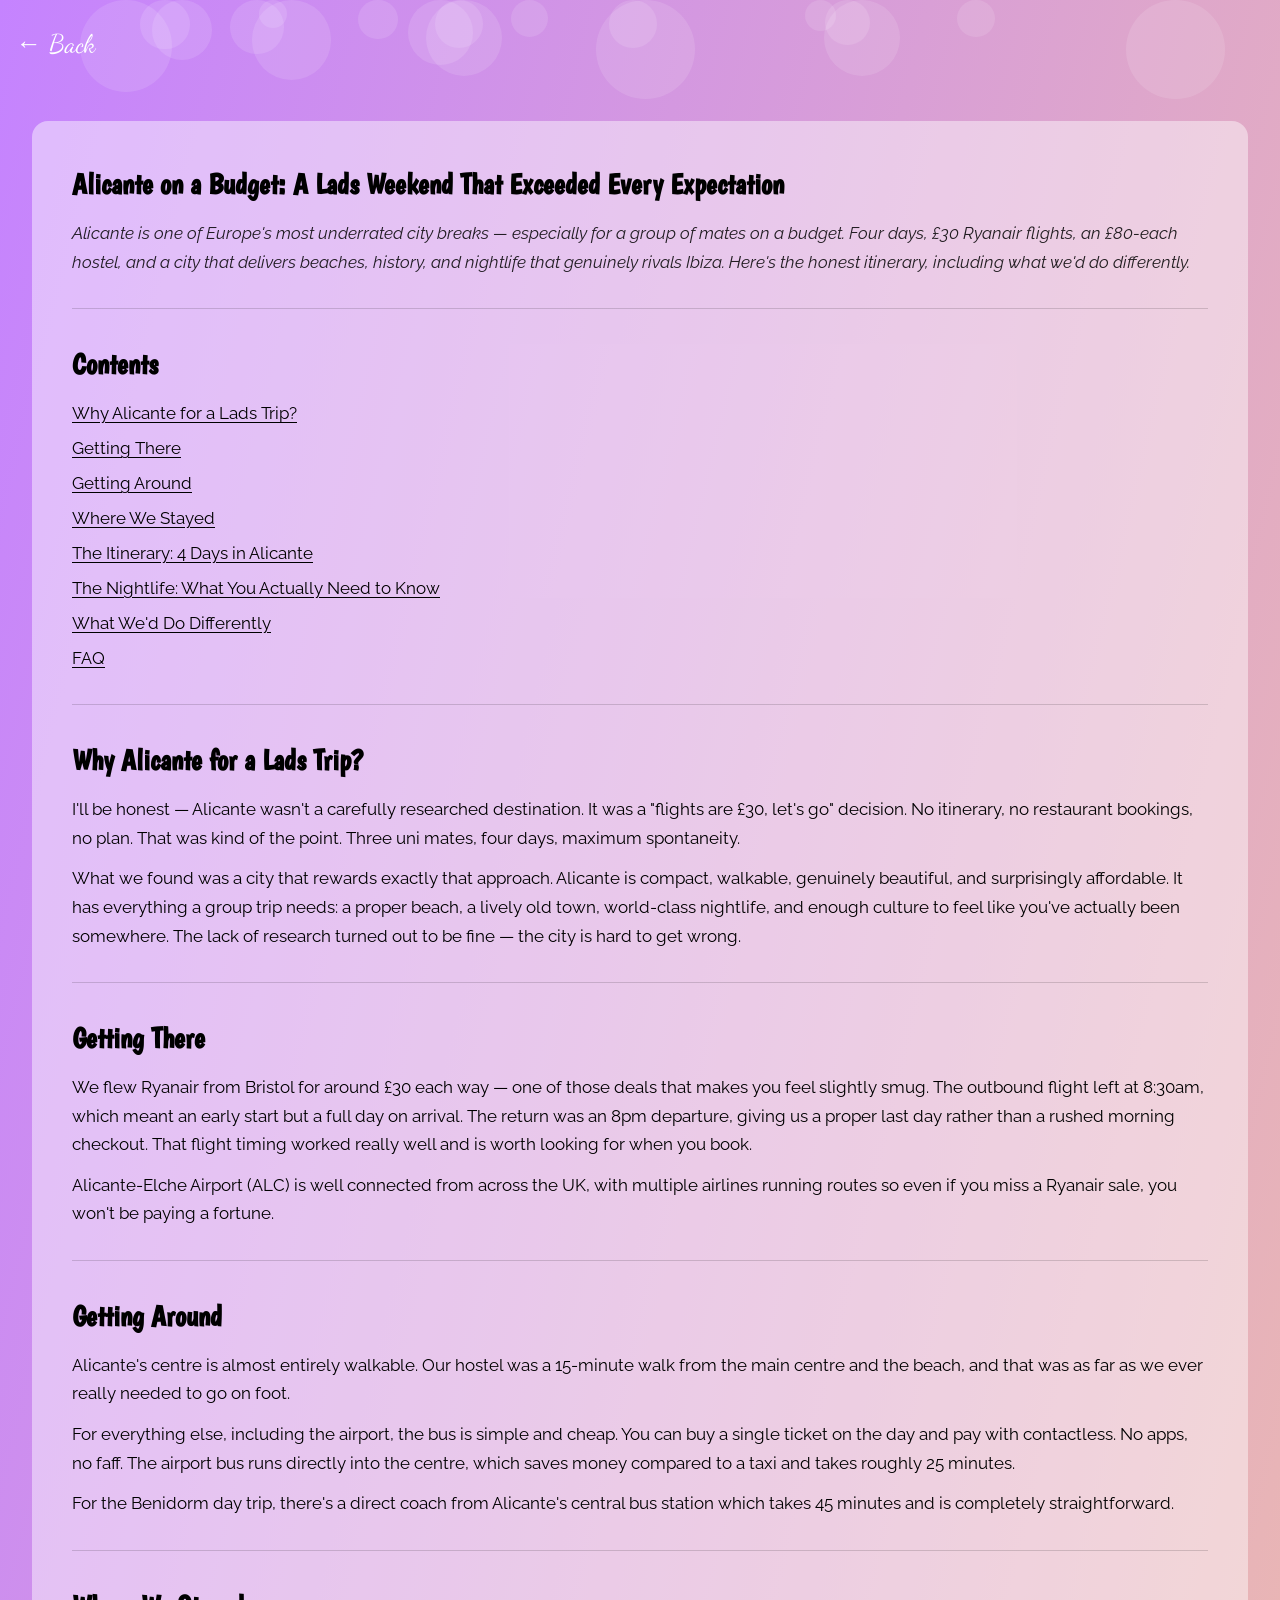
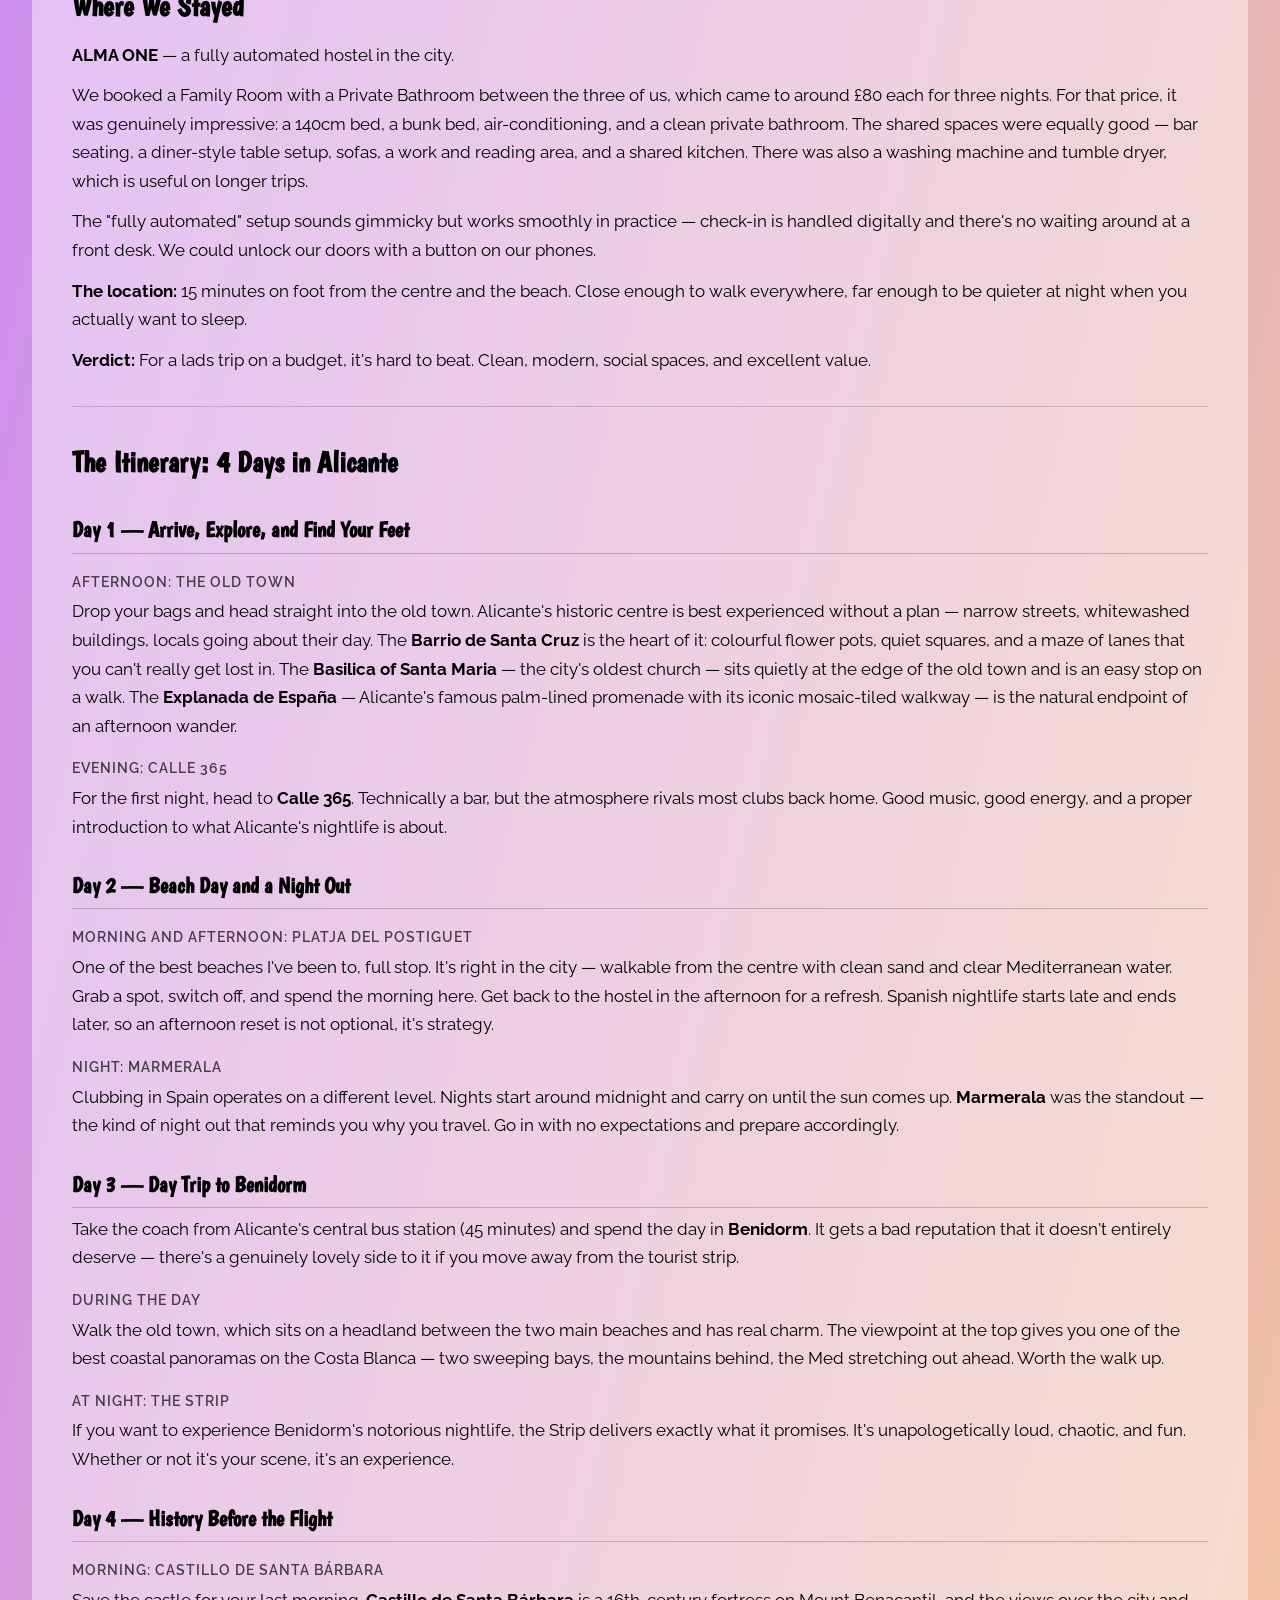
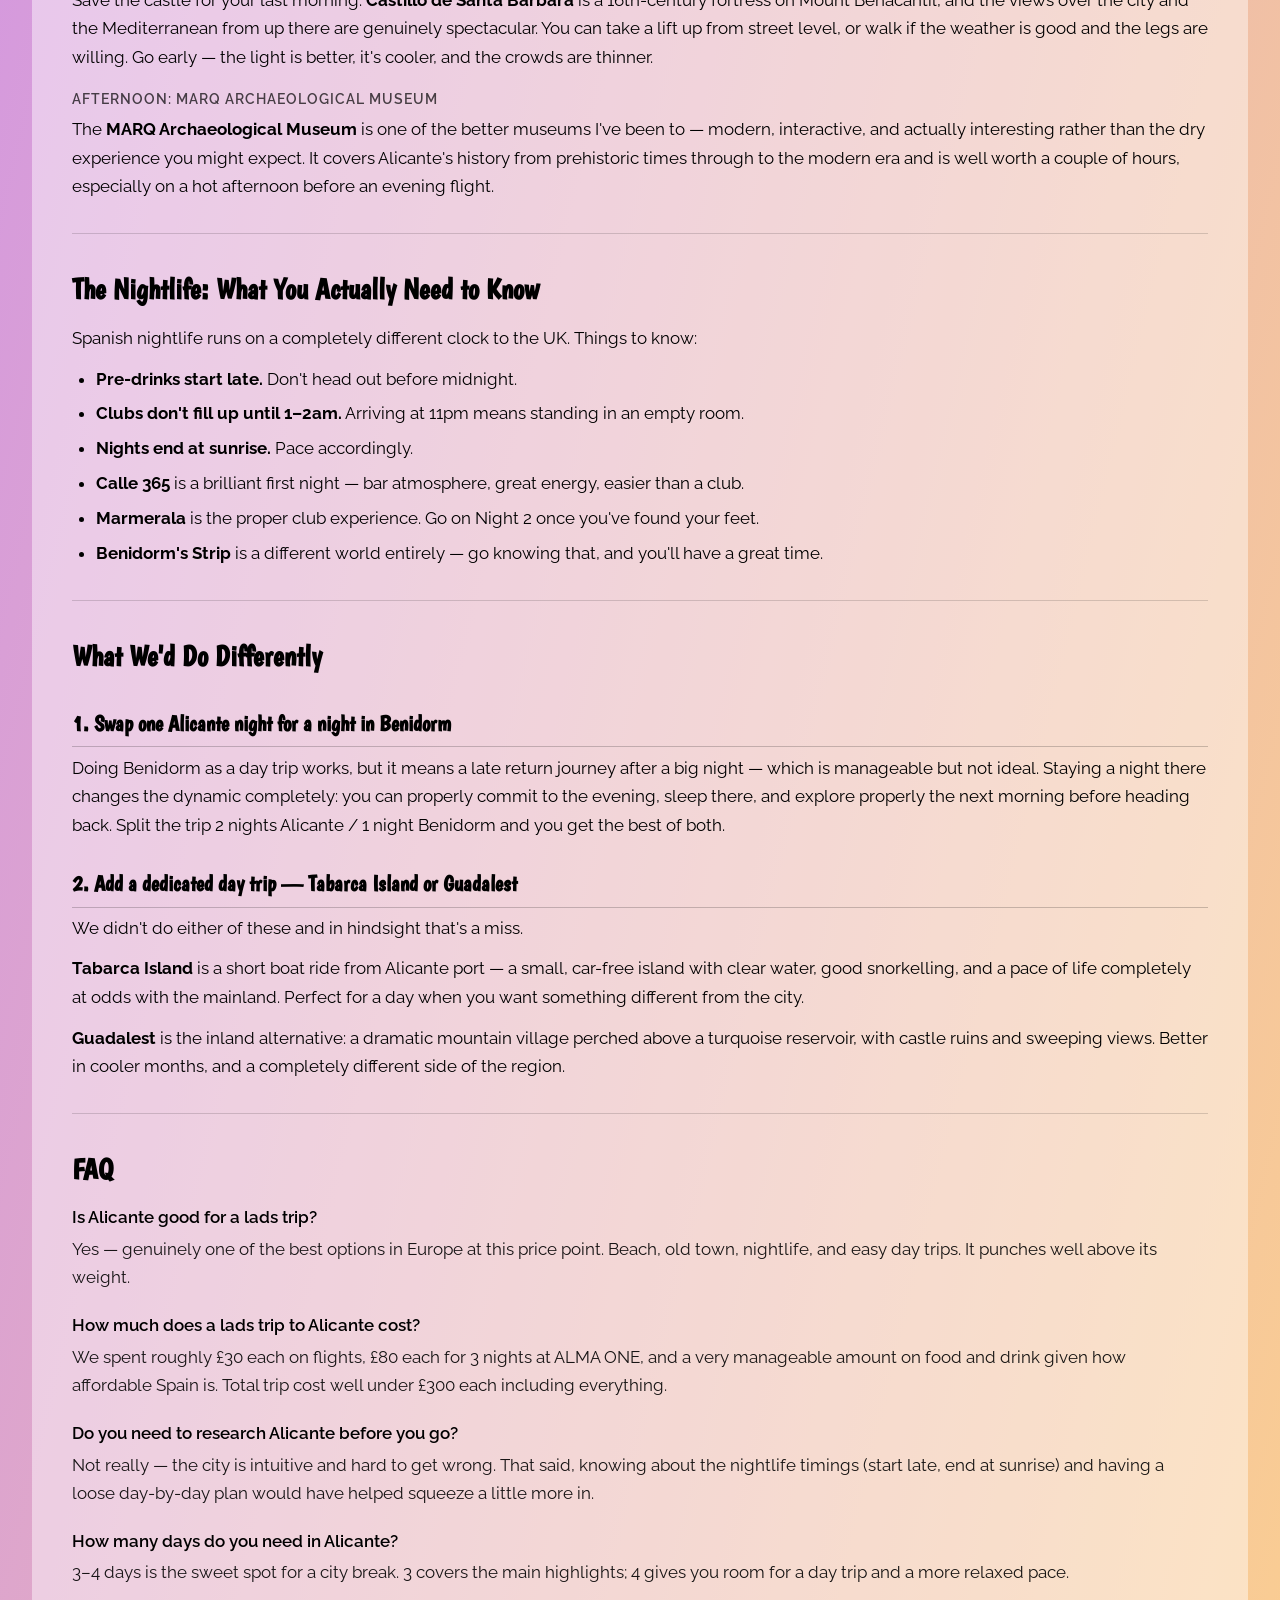
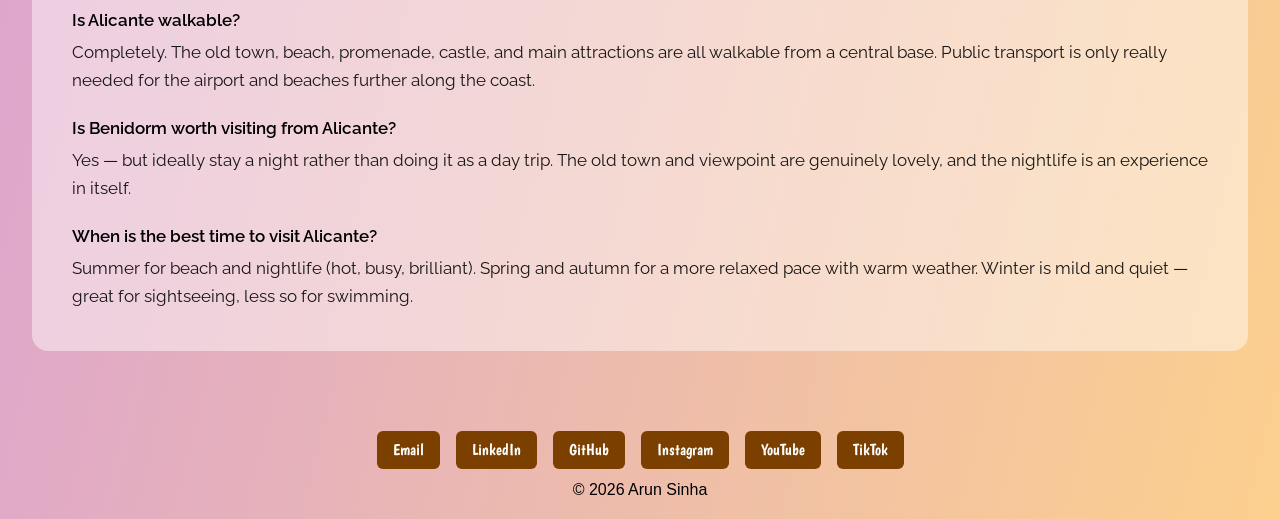
<file: alicante.html>
<!DOCTYPE html>
<html lang="en">
<head>
    <meta charset="UTF-8">
    <meta name="viewport" content="width=device-width, initial-scale=1.0">
    <title>Alicante</title>
    <link rel="icon" type="image/png" href="favicon.png">
    <link rel="stylesheet" href="styles.css">
    <link href="https://fonts.googleapis.com/css2?family=Boogaloo&family=Raleway:wght@400;600&family=Dancing+Script:wght@600&display=swap" rel="stylesheet">
    <link rel="stylesheet" href="trip.css">
</head>
<body>
    <div id="bg-circles"></div>

    <header>
        <nav>
            <a href="index.html?tab=travel-blog" class="back-link">← Back</a>
        </nav>
    </header>

    <main>
        <div>

            <div class="trip-article">

                <h2>Alicante on a Budget: A Lads Weekend That Exceeded Every Expectation</h2>
                <p class="trip-tagline">Alicante is one of Europe's most underrated city breaks — especially for a group of mates on a budget. Four days, £30 Ryanair flights, an £80-each hostel, and a city that delivers beaches, history, and nightlife that genuinely rivals Ibiza. Here's the honest itinerary, including what we'd do differently.</p>

                <hr class="trip-divider">

                <h2>Contents</h2>
                <ul class="trip-toc">
                    <li><a href="#why-alicante">Why Alicante for a Lads Trip?</a></li>
                    <li><a href="#getting-there">Getting There</a></li>
                    <li><a href="#getting-around">Getting Around</a></li>
                    <li><a href="#where-we-stayed">Where We Stayed</a></li>
                    <li><a href="#itinerary">The Itinerary: 4 Days in Alicante</a></li>
                    <li><a href="#nightlife">The Nightlife: What You Actually Need to Know</a></li>
                    <li><a href="#differently">What We'd Do Differently</a></li>
                    <li><a href="#faq">FAQ</a></li>
                </ul>

                <hr class="trip-divider">

                <h2 id="why-alicante">Why Alicante for a Lads Trip?</h2>
                <p>I'll be honest — Alicante wasn't a carefully researched destination. It was a "flights are £30, let's go" decision. No itinerary, no restaurant bookings, no plan. That was kind of the point. Three uni mates, four days, maximum spontaneity.</p>
                <p>What we found was a city that rewards exactly that approach. Alicante is compact, walkable, genuinely beautiful, and surprisingly affordable. It has everything a group trip needs: a proper beach, a lively old town, world-class nightlife, and enough culture to feel like you've actually been somewhere. The lack of research turned out to be fine — the city is hard to get wrong.</p>

                <hr class="trip-divider">

                <h2 id="getting-there">Getting There</h2>
                <p>We flew Ryanair from Bristol for around £30 each way — one of those deals that makes you feel slightly smug. The outbound flight left at 8:30am, which meant an early start but a full day on arrival. The return was an 8pm departure, giving us a proper last day rather than a rushed morning checkout. That flight timing worked really well and is worth looking for when you book.</p>
                <p>Alicante-Elche Airport (ALC) is well connected from across the UK, with multiple airlines running routes so even if you miss a Ryanair sale, you won't be paying a fortune.</p>

                <hr class="trip-divider">

                <h2 id="getting-around">Getting Around</h2>
                <p>Alicante's centre is almost entirely walkable. Our hostel was a 15-minute walk from the main centre and the beach, and that was as far as we ever really needed to go on foot.</p>
                <p>For everything else, including the airport, the bus is simple and cheap. You can buy a single ticket on the day and pay with contactless. No apps, no faff. The airport bus runs directly into the centre, which saves money compared to a taxi and takes roughly 25 minutes.</p>
                <p>For the Benidorm day trip, there's a direct coach from Alicante's central bus station which takes 45 minutes and is completely straightforward.</p>

                <hr class="trip-divider">

                <h2 id="where-we-stayed">Where We Stayed</h2>
                <p><strong>ALMA ONE</strong> — a fully automated hostel in the city.</p>
                <p>We booked a Family Room with a Private Bathroom between the three of us, which came to around £80 each for three nights. For that price, it was genuinely impressive: a 140cm bed, a bunk bed, air-conditioning, and a clean private bathroom. The shared spaces were equally good — bar seating, a diner-style table setup, sofas, a work and reading area, and a shared kitchen. There was also a washing machine and tumble dryer, which is useful on longer trips.</p>
                <p>The "fully automated" setup sounds gimmicky but works smoothly in practice — check-in is handled digitally and there's no waiting around at a front desk. We could unlock our doors with a button on our phones.</p>
                <p><strong>The location:</strong> 15 minutes on foot from the centre and the beach. Close enough to walk everywhere, far enough to be quieter at night when you actually want to sleep.</p>
                <p><strong>Verdict:</strong> For a lads trip on a budget, it's hard to beat. Clean, modern, social spaces, and excellent value.</p>

                <hr class="trip-divider">

                <h2 id="itinerary">The Itinerary: 4 Days in Alicante</h2>

                <h3>Day 1 — Arrive, Explore, and Find Your Feet</h3>
                <h4>Afternoon: The Old Town</h4>
                <p>Drop your bags and head straight into the old town. Alicante's historic centre is best experienced without a plan — narrow streets, whitewashed buildings, locals going about their day. The <strong>Barrio de Santa Cruz</strong> is the heart of it: colourful flower pots, quiet squares, and a maze of lanes that you can't really get lost in. The <strong>Basilica of Santa Maria</strong> — the city's oldest church — sits quietly at the edge of the old town and is an easy stop on a walk. The <strong>Explanada de España</strong> — Alicante's famous palm-lined promenade with its iconic mosaic-tiled walkway — is the natural endpoint of an afternoon wander.</p>
                <h4>Evening: Calle 365</h4>
                <p>For the first night, head to <strong>Calle 365</strong>. Technically a bar, but the atmosphere rivals most clubs back home. Good music, good energy, and a proper introduction to what Alicante's nightlife is about.</p>

                <h3>Day 2 — Beach Day and a Night Out</h3>
                <h4>Morning and Afternoon: Platja del Postiguet</h4>
                <p>One of the best beaches I've been to, full stop. It's right in the city — walkable from the centre with clean sand and clear Mediterranean water. Grab a spot, switch off, and spend the morning here. Get back to the hostel in the afternoon for a refresh. Spanish nightlife starts late and ends later, so an afternoon reset is not optional, it's strategy.</p>
                <h4>Night: Marmerala</h4>
                <p>Clubbing in Spain operates on a different level. Nights start around midnight and carry on until the sun comes up. <strong>Marmerala</strong> was the standout — the kind of night out that reminds you why you travel. Go in with no expectations and prepare accordingly.</p>

                <h3>Day 3 — Day Trip to Benidorm</h3>
                <p>Take the coach from Alicante's central bus station (45 minutes) and spend the day in <strong>Benidorm</strong>. It gets a bad reputation that it doesn't entirely deserve — there's a genuinely lovely side to it if you move away from the tourist strip.</p>
                <h4>During the day</h4>
                <p>Walk the old town, which sits on a headland between the two main beaches and has real charm. The viewpoint at the top gives you one of the best coastal panoramas on the Costa Blanca — two sweeping bays, the mountains behind, the Med stretching out ahead. Worth the walk up.</p>
                <h4>At night: The Strip</h4>
                <p>If you want to experience Benidorm's notorious nightlife, the Strip delivers exactly what it promises. It's unapologetically loud, chaotic, and fun. Whether or not it's your scene, it's an experience.</p>

                <h3>Day 4 — History Before the Flight</h3>
                <h4>Morning: Castillo de Santa Bárbara</h4>
                <p>Save the castle for your last morning. <strong>Castillo de Santa Bárbara</strong> is a 16th-century fortress on Mount Benacantil, and the views over the city and the Mediterranean from up there are genuinely spectacular. You can take a lift up from street level, or walk if the weather is good and the legs are willing. Go early — the light is better, it's cooler, and the crowds are thinner.</p>
                <h4>Afternoon: MARQ Archaeological Museum</h4>
                <p>The <strong>MARQ Archaeological Museum</strong> is one of the better museums I've been to — modern, interactive, and actually interesting rather than the dry experience you might expect. It covers Alicante's history from prehistoric times through to the modern era and is well worth a couple of hours, especially on a hot afternoon before an evening flight.</p>

                <hr class="trip-divider">

                <h2 id="nightlife">The Nightlife: What You Actually Need to Know</h2>
                <p>Spanish nightlife runs on a completely different clock to the UK. Things to know:</p>
                <ul>
                    <li><strong>Pre-drinks start late.</strong> Don't head out before midnight.</li>
                    <li><strong>Clubs don't fill up until 1–2am.</strong> Arriving at 11pm means standing in an empty room.</li>
                    <li><strong>Nights end at sunrise.</strong> Pace accordingly.</li>
                    <li><strong>Calle 365</strong> is a brilliant first night — bar atmosphere, great energy, easier than a club.</li>
                    <li><strong>Marmerala</strong> is the proper club experience. Go on Night 2 once you've found your feet.</li>
                    <li><strong>Benidorm's Strip</strong> is a different world entirely — go knowing that, and you'll have a great time.</li>
                </ul>

                <hr class="trip-divider">

                <h2 id="differently">What We'd Do Differently</h2>
                <h3>1. Swap one Alicante night for a night in Benidorm</h3>
                <p>Doing Benidorm as a day trip works, but it means a late return journey after a big night — which is manageable but not ideal. Staying a night there changes the dynamic completely: you can properly commit to the evening, sleep there, and explore properly the next morning before heading back. Split the trip 2 nights Alicante / 1 night Benidorm and you get the best of both.</p>
                <h3>2. Add a dedicated day trip — Tabarca Island or Guadalest</h3>
                <p>We didn't do either of these and in hindsight that's a miss.</p>
                <p><strong>Tabarca Island</strong> is a short boat ride from Alicante port — a small, car-free island with clear water, good snorkelling, and a pace of life completely at odds with the mainland. Perfect for a day when you want something different from the city.</p>
                <p><strong>Guadalest</strong> is the inland alternative: a dramatic mountain village perched above a turquoise reservoir, with castle ruins and sweeping views. Better in cooler months, and a completely different side of the region.</p>

                <hr class="trip-divider">

                <h2 id="faq">FAQ</h2>
                <dl class="trip-faq">
                    <div class="faq-item">
                        <dt>Is Alicante good for a lads trip?</dt>
                        <dd>Yes — genuinely one of the best options in Europe at this price point. Beach, old town, nightlife, and easy day trips. It punches well above its weight.</dd>
                    </div>
                    <div class="faq-item">
                        <dt>How much does a lads trip to Alicante cost?</dt>
                        <dd>We spent roughly £30 each on flights, £80 each for 3 nights at ALMA ONE, and a very manageable amount on food and drink given how affordable Spain is. Total trip cost well under £300 each including everything.</dd>
                    </div>
                    <div class="faq-item">
                        <dt>Do you need to research Alicante before you go?</dt>
                        <dd>Not really — the city is intuitive and hard to get wrong. That said, knowing about the nightlife timings (start late, end at sunrise) and having a loose day-by-day plan would have helped squeeze a little more in.</dd>
                    </div>
                    <div class="faq-item">
                        <dt>How many days do you need in Alicante?</dt>
                        <dd>3–4 days is the sweet spot for a city break. 3 covers the main highlights; 4 gives you room for a day trip and a more relaxed pace.</dd>
                    </div>
                    <div class="faq-item">
                        <dt>Is Alicante walkable?</dt>
                        <dd>Completely. The old town, beach, promenade, castle, and main attractions are all walkable from a central base. Public transport is only really needed for the airport and beaches further along the coast.</dd>
                    </div>
                    <div class="faq-item">
                        <dt>Is Benidorm worth visiting from Alicante?</dt>
                        <dd>Yes — but ideally stay a night rather than doing it as a day trip. The old town and viewpoint are genuinely lovely, and the nightlife is an experience in itself.</dd>
                    </div>
                    <div class="faq-item">
                        <dt>When is the best time to visit Alicante?</dt>
                        <dd>Summer for beach and nightlife (hot, busy, brilliant). Spring and autumn for a more relaxed pace with warm weather. Winter is mild and quiet — great for sightseeing, less so for swimming.</dd>
                    </div>
                </dl>

            </div>

        </div>
    </main>

    <footer>
        <div class="footer-links">
            <a href="mailto:arunsinha0802@gmail.com">Email</a>
            <a href="https://www.linkedin.com/in/arunsinha1" target="_blank" rel="noopener noreferrer">LinkedIn</a>
            <a href="https://github.com/arunsinha0802" target="_blank" rel="noopener noreferrer">GitHub</a>
            <a href="https://www.instagram.com/solosojournstravel" target="_blank" rel="noopener noreferrer">Instagram</a>
            <a href="https://www.youtube.com/@SoloSojournsTravel" target="_blank" rel="noopener noreferrer">YouTube</a>
            <a href="https://www.tiktok.com/@solosojournstravel" target="_blank" rel="noopener noreferrer">TikTok</a>
        </div>
        <p>© 2026 Arun Sinha</p>
    </footer>

    <script src="script.js"></script>
</body>
</html>
</file>
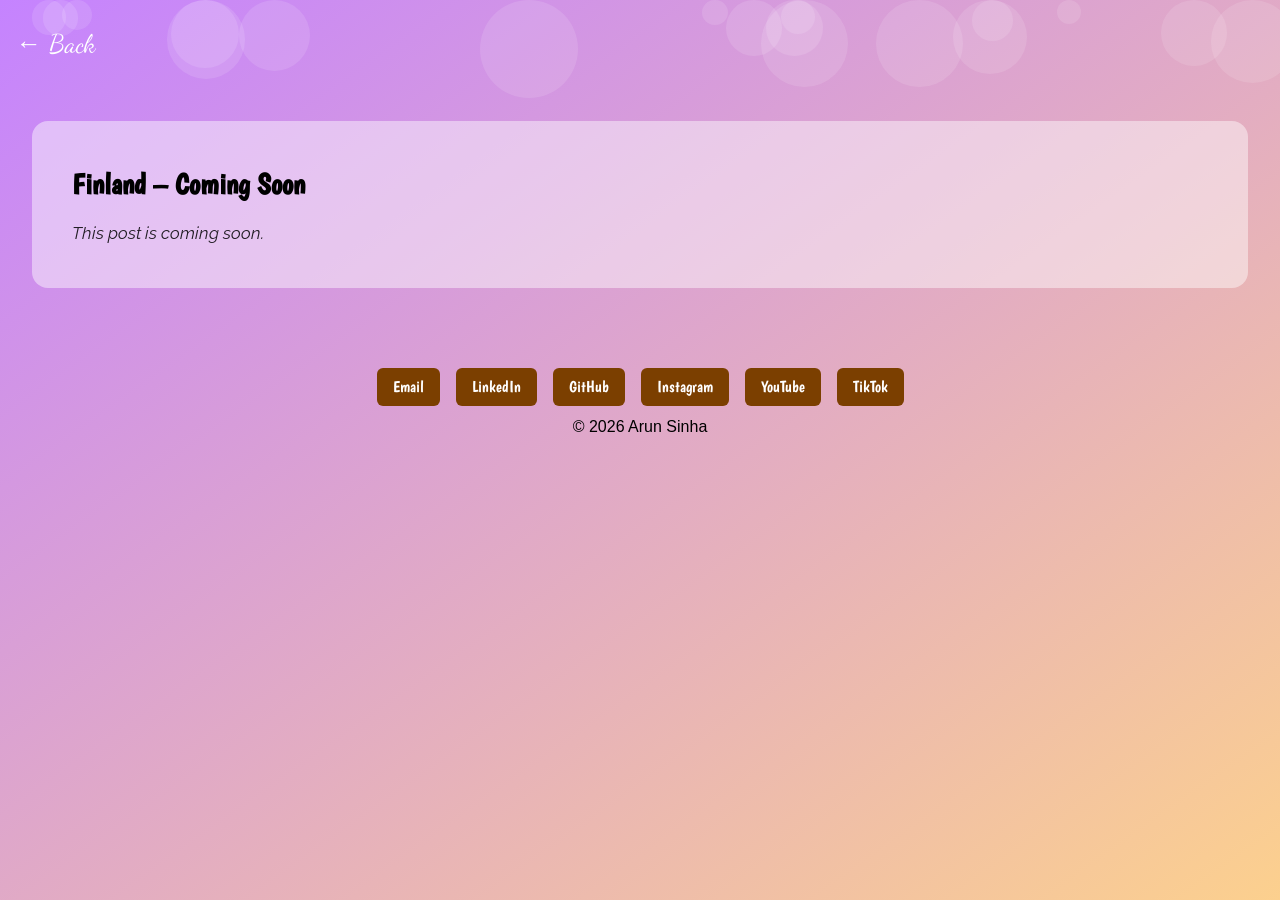
<file: finland.html>
<!DOCTYPE html>
<html lang="en">
<head>
    <meta charset="UTF-8">
    <meta name="viewport" content="width=device-width, initial-scale=1.0">
    <title>Finland</title>
    <link rel="icon" type="image/png" href="favicon.png">
    <link rel="stylesheet" href="styles.css">
    <link href="https://fonts.googleapis.com/css2?family=Boogaloo&family=Raleway:wght@400;600&family=Dancing+Script:wght@600&display=swap" rel="stylesheet">
    <link rel="stylesheet" href="trip.css">
</head>
<body>
    <div id="bg-circles"></div>

    <header>
        <nav>
            <a href="index.html?tab=travel-blog" class="back-link">← Back</a>
        </nav>
    </header>

    <main>
        <div>
            <div class="trip-article">

                <h2>Finland – Coming Soon</h2>
                <p class="trip-tagline">This post is coming soon.</p>

            </div>
        </div>
    </main>

    <footer>
        <div class="footer-links">
            <a href="mailto:arunsinha0802@gmail.com">Email</a>
            <a href="https://www.linkedin.com/in/arunsinha1" target="_blank" rel="noopener noreferrer">LinkedIn</a>
            <a href="https://github.com/arunsinha0802" target="_blank" rel="noopener noreferrer">GitHub</a>
            <a href="https://www.instagram.com/solosojournstravel" target="_blank" rel="noopener noreferrer">Instagram</a>
            <a href="https://www.youtube.com/@SoloSojournsTravel" target="_blank" rel="noopener noreferrer">YouTube</a>
            <a href="https://www.tiktok.com/@solosojournstravel" target="_blank" rel="noopener noreferrer">TikTok</a>
        </div>
        <p>© 2026 Arun Sinha</p>
    </footer>

    <script src="script.js"></script>
</body>
</html>
</file>
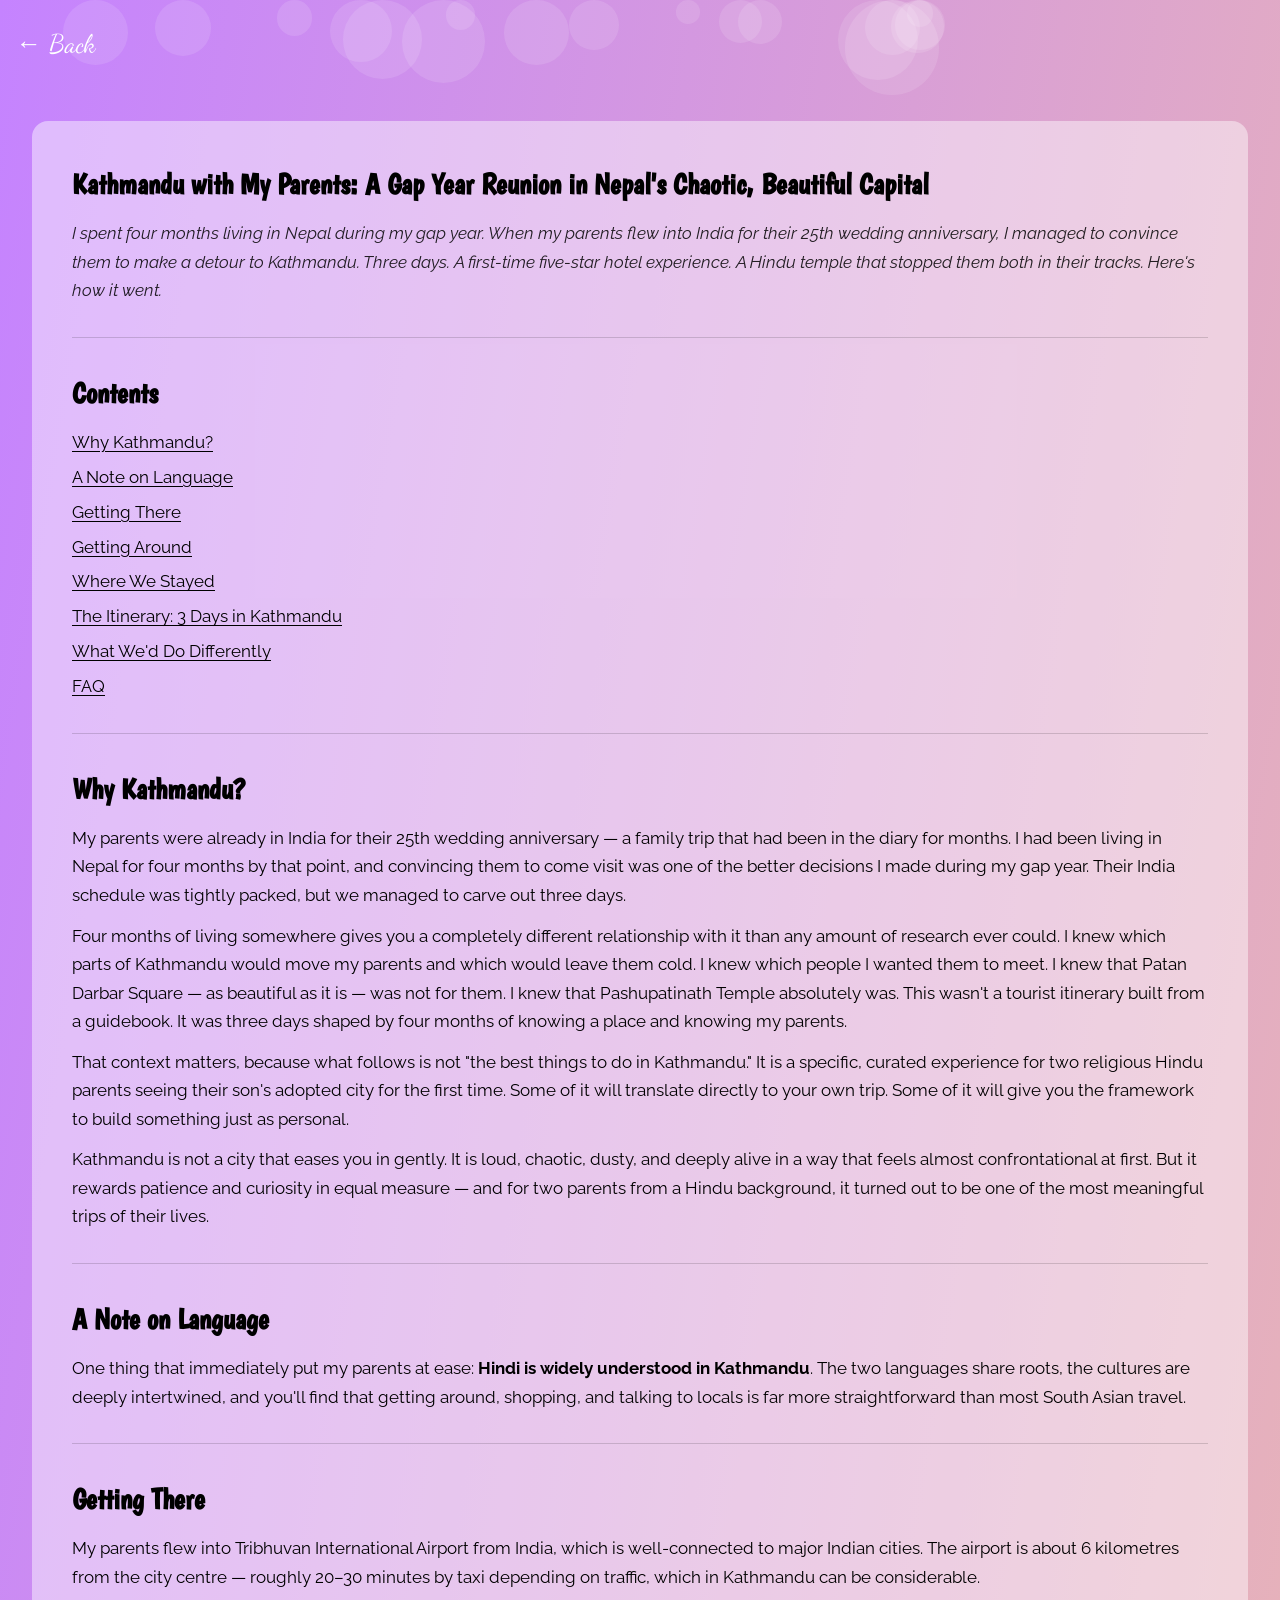
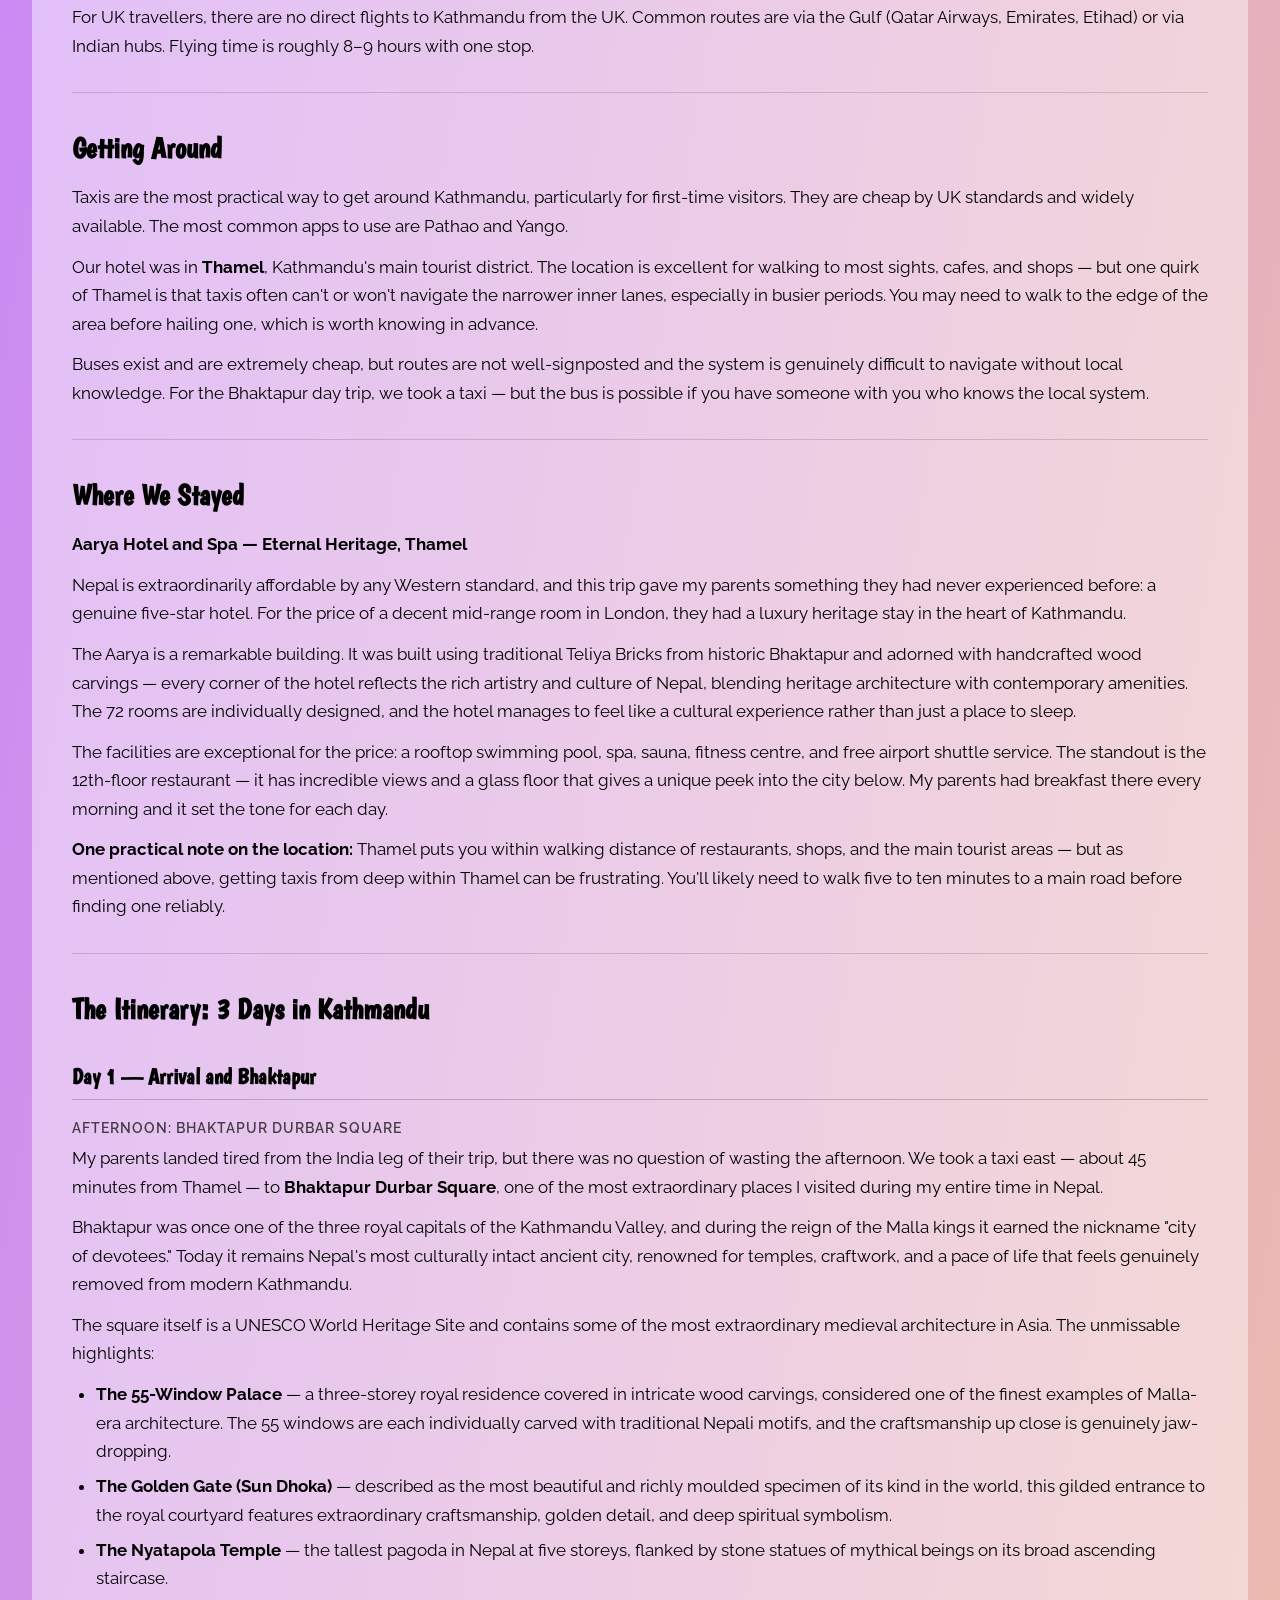
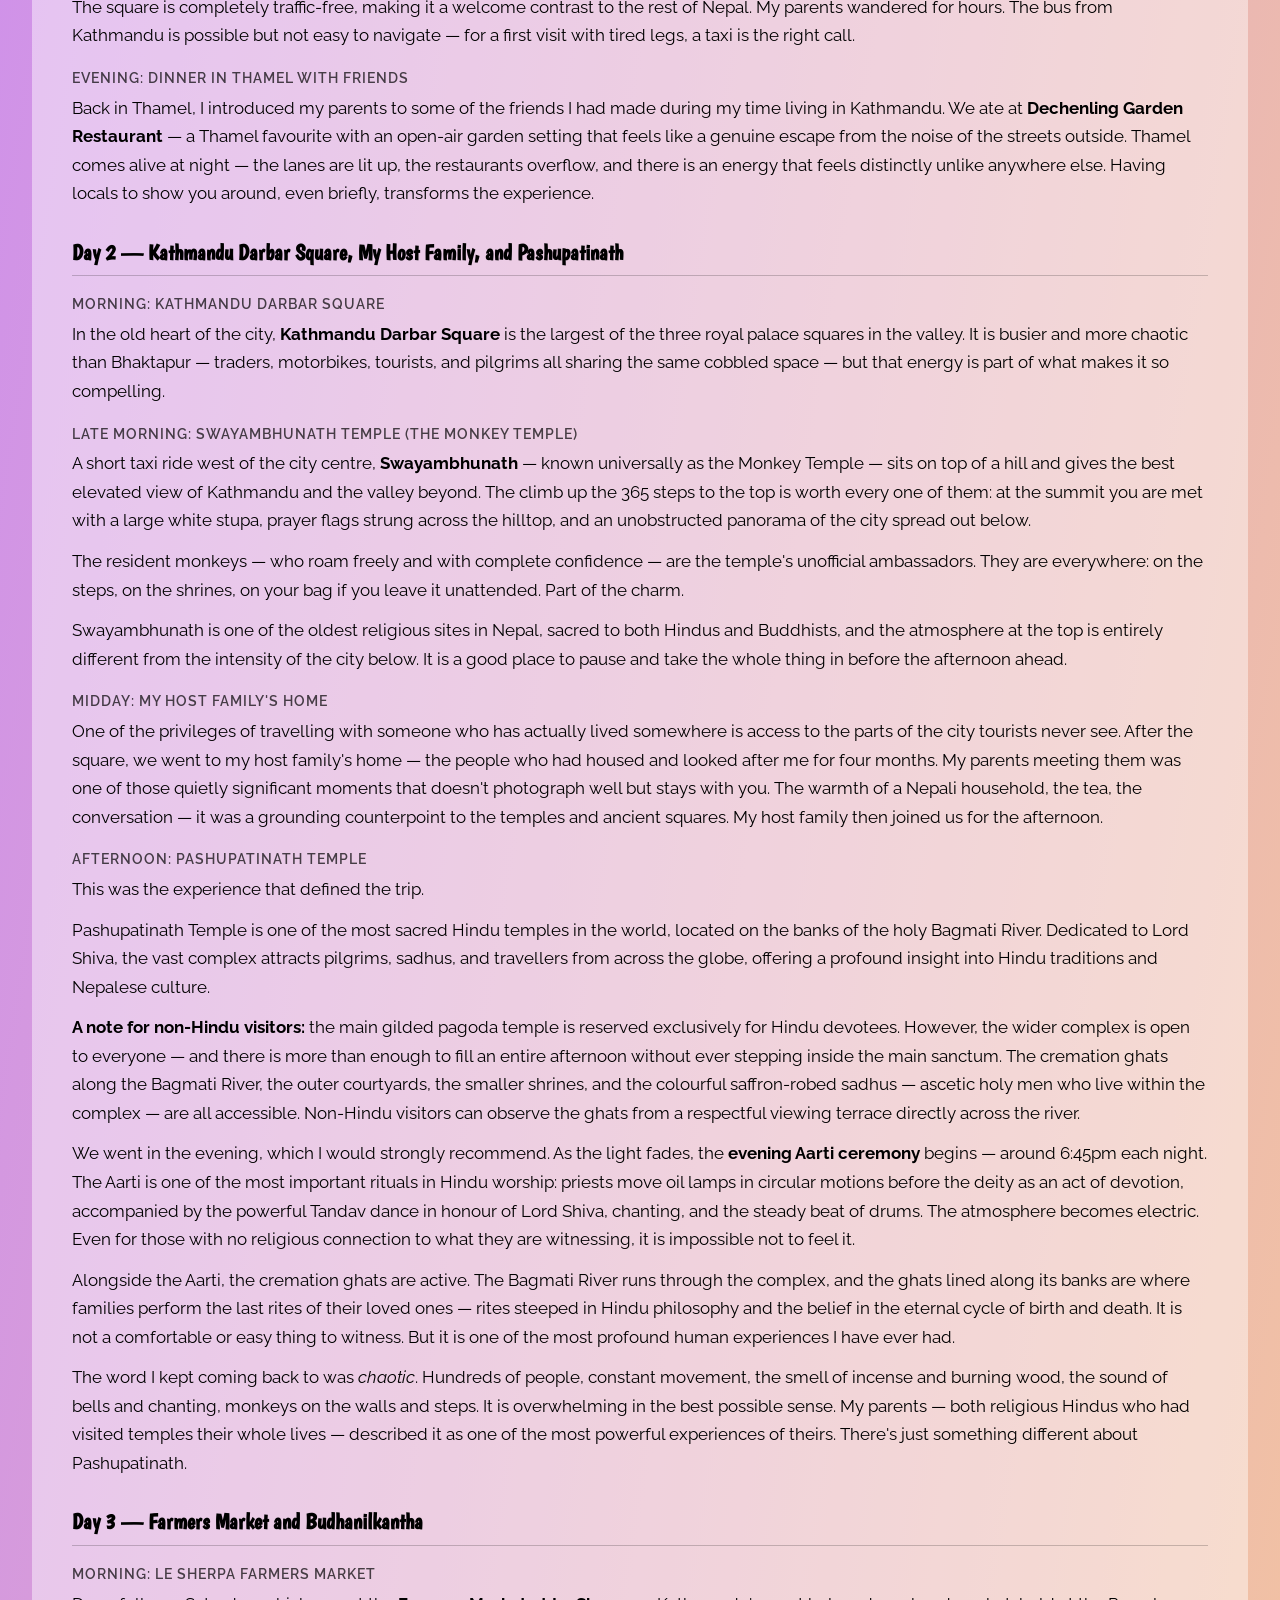
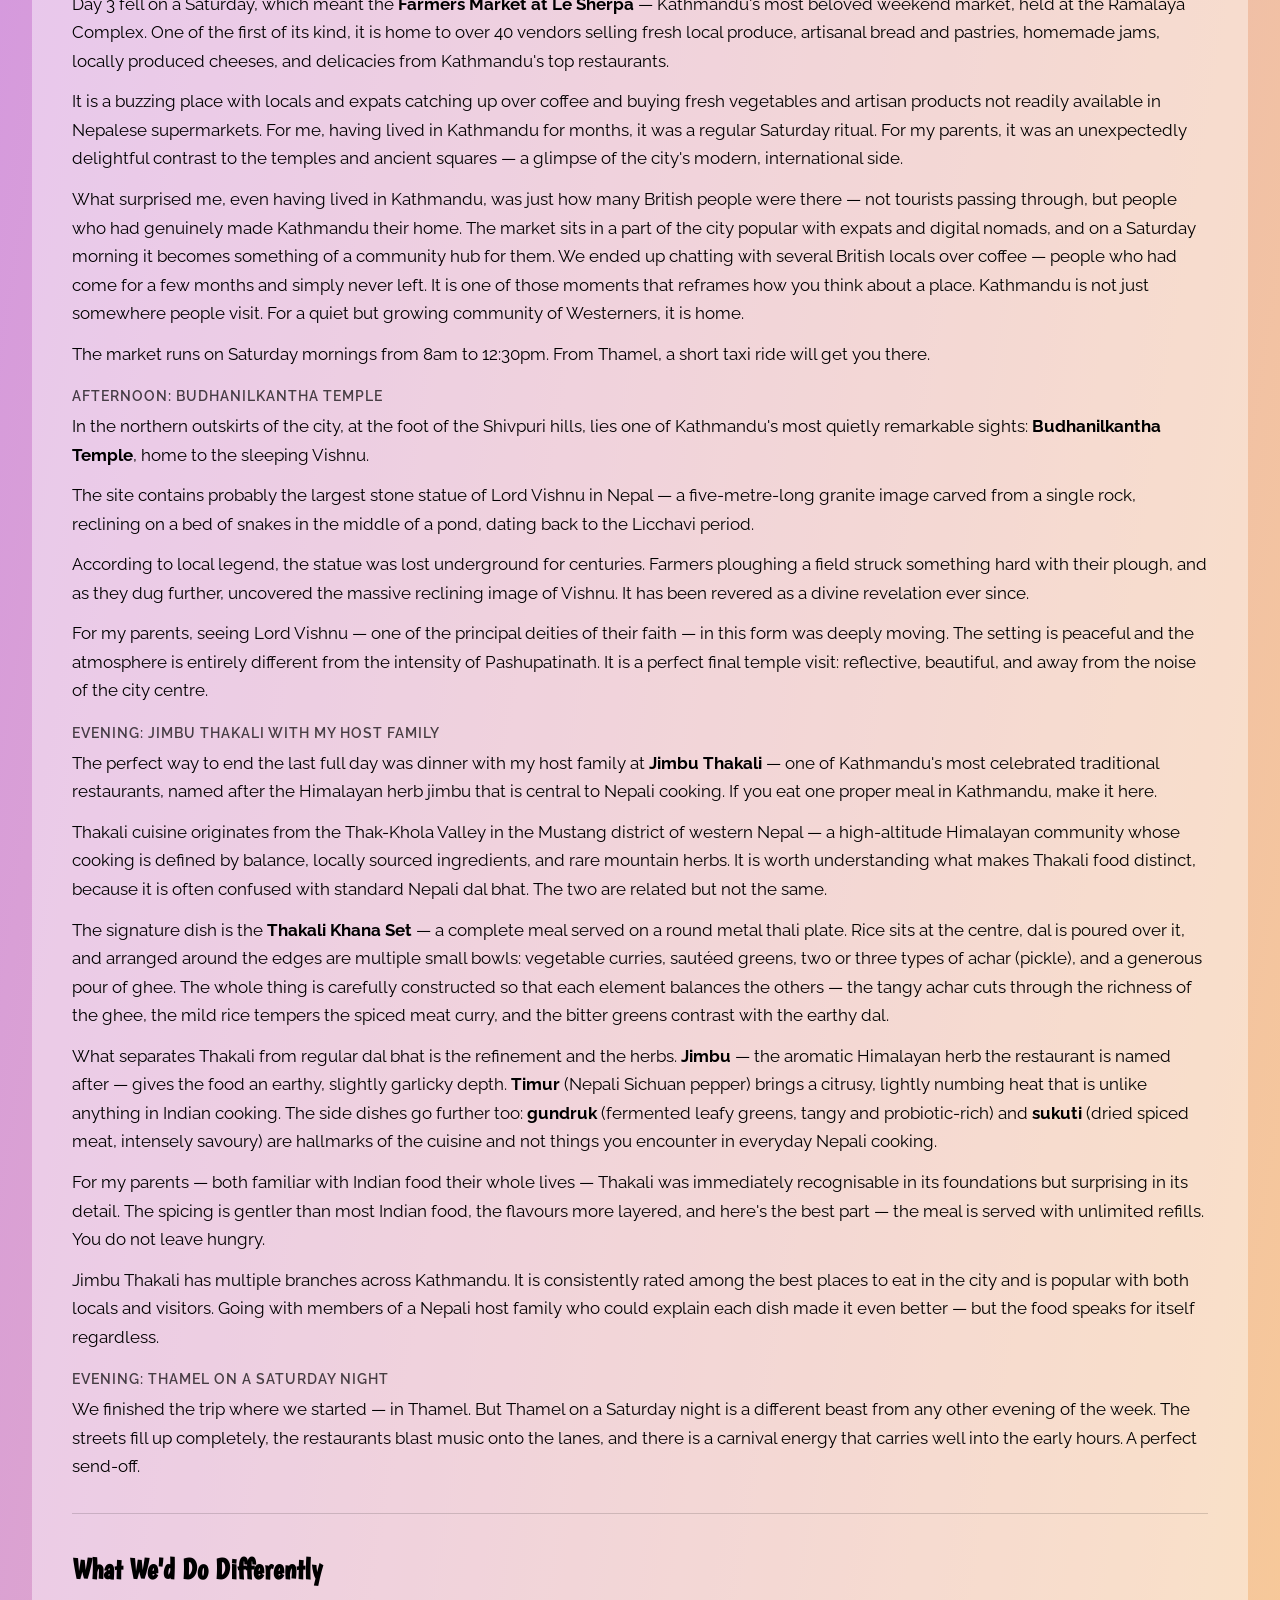
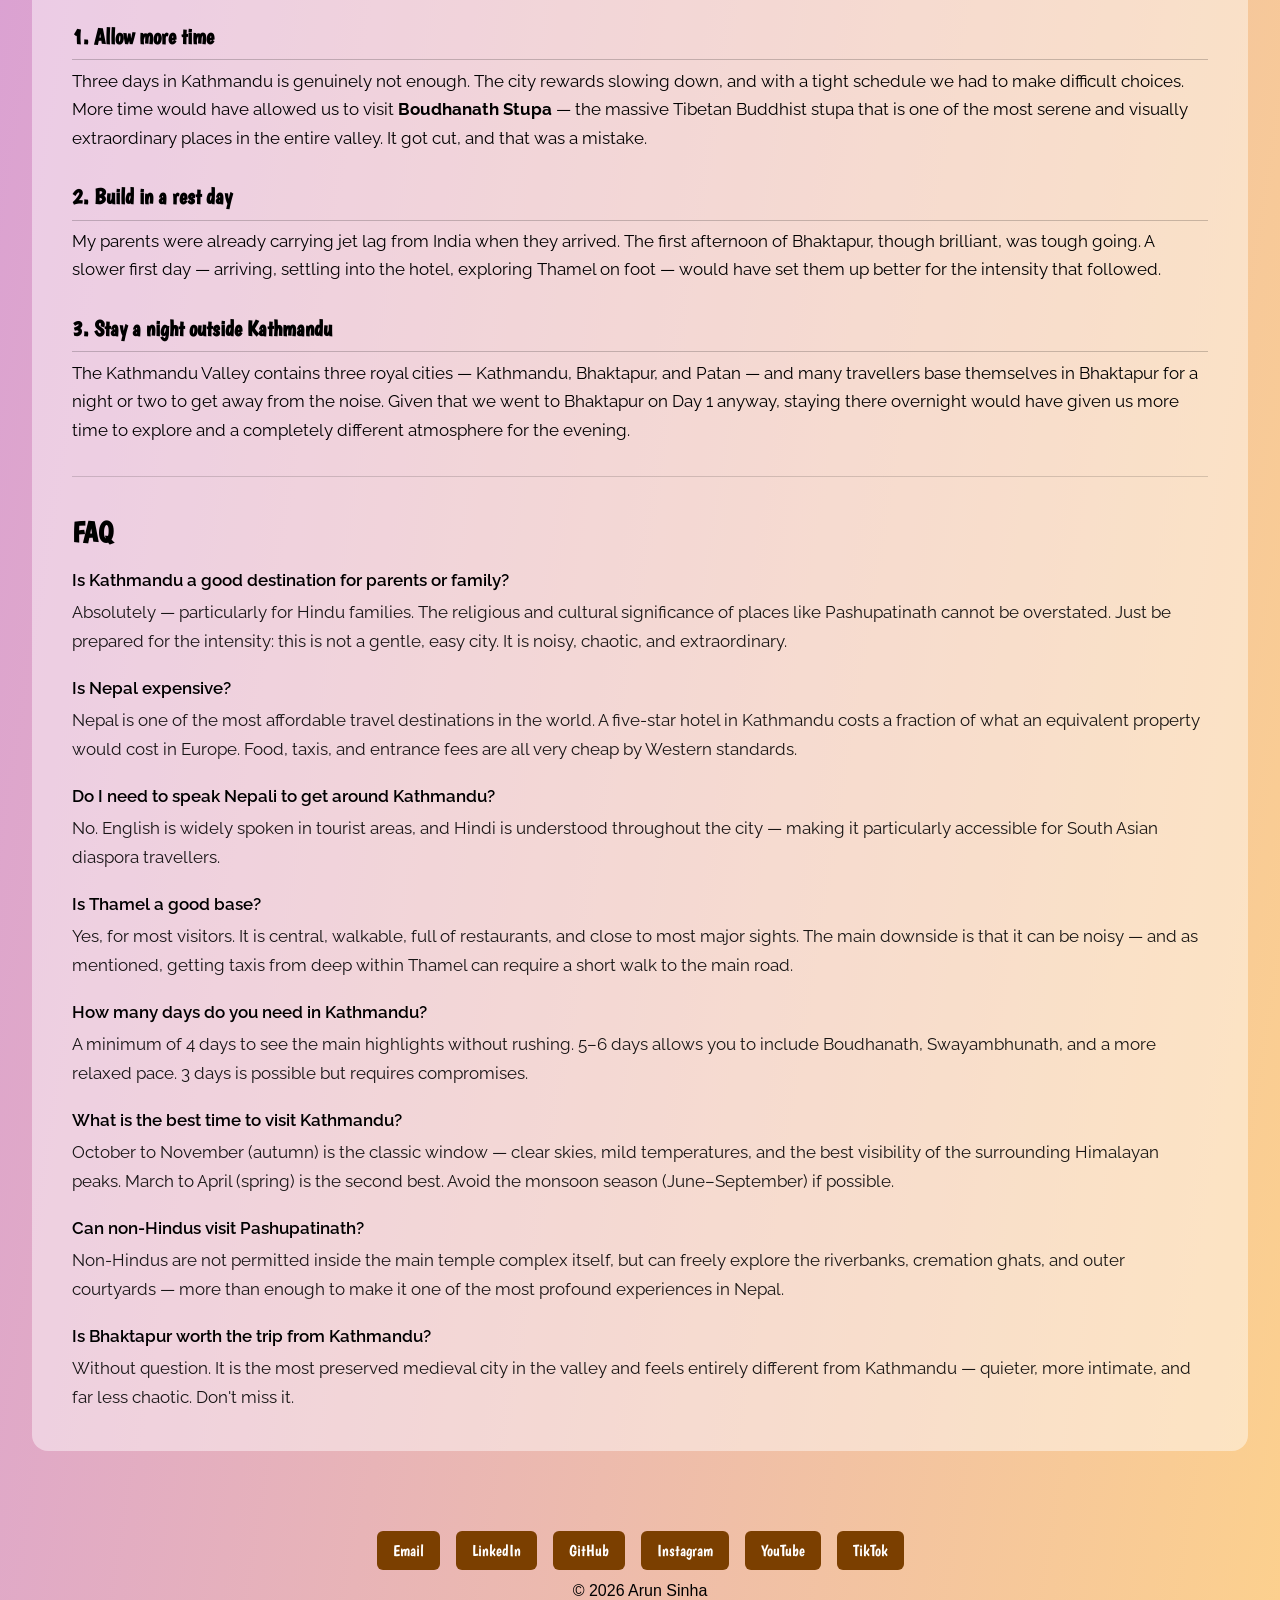
<file: kathmandu.html>
<!DOCTYPE html>
<html lang="en">
<head>
    <meta charset="UTF-8">
    <meta name="viewport" content="width=device-width, initial-scale=1.0">
    <title>Kathmandu</title>
    <link rel="icon" type="image/png" href="favicon.png">
    <link rel="stylesheet" href="styles.css">
    <link href="https://fonts.googleapis.com/css2?family=Boogaloo&family=Raleway:wght@400;600&family=Dancing+Script:wght@600&display=swap" rel="stylesheet">
    <link rel="stylesheet" href="trip.css">
</head>
<body>
    <div id="bg-circles"></div>

    <header>
        <nav>
            <a href="index.html?tab=travel-blog" class="back-link">← Back</a>
        </nav>
    </header>

    <main>
        <div>
            <div class="trip-article">

                <h2>Kathmandu with My Parents: A Gap Year Reunion in Nepal's Chaotic, Beautiful Capital</h2>
                <p class="trip-tagline">I spent four months living in Nepal during my gap year. When my parents flew into India for their 25th wedding anniversary, I managed to convince them to make a detour to Kathmandu. Three days. A first-time five-star hotel experience. A Hindu temple that stopped them both in their tracks. Here's how it went.</p>

                <hr class="trip-divider">

                <h2>Contents</h2>
                <ul class="trip-toc">
                    <li><a href="#why-kathmandu">Why Kathmandu?</a></li>
                    <li><a href="#language">A Note on Language</a></li>
                    <li><a href="#getting-there">Getting There</a></li>
                    <li><a href="#getting-around">Getting Around</a></li>
                    <li><a href="#where-we-stayed">Where We Stayed</a></li>
                    <li><a href="#itinerary">The Itinerary: 3 Days in Kathmandu</a></li>
                    <li><a href="#differently">What We'd Do Differently</a></li>
                    <li><a href="#faq">FAQ</a></li>
                </ul>

                <hr class="trip-divider">

                <h2 id="why-kathmandu">Why Kathmandu?</h2>
                <p>My parents were already in India for their 25th wedding anniversary — a family trip that had been in the diary for months. I had been living in Nepal for four months by that point, and convincing them to come visit was one of the better decisions I made during my gap year. Their India schedule was tightly packed, but we managed to carve out three days.</p>
                <p>Four months of living somewhere gives you a completely different relationship with it than any amount of research ever could. I knew which parts of Kathmandu would move my parents and which would leave them cold. I knew which people I wanted them to meet. I knew that Patan Darbar Square — as beautiful as it is — was not for them. I knew that Pashupatinath Temple absolutely was. This wasn't a tourist itinerary built from a guidebook. It was three days shaped by four months of knowing a place and knowing my parents.</p>
                <p>That context matters, because what follows is not "the best things to do in Kathmandu." It is a specific, curated experience for two religious Hindu parents seeing their son's adopted city for the first time. Some of it will translate directly to your own trip. Some of it will give you the framework to build something just as personal.</p>
                <p>Kathmandu is not a city that eases you in gently. It is loud, chaotic, dusty, and deeply alive in a way that feels almost confrontational at first. But it rewards patience and curiosity in equal measure — and for two parents from a Hindu background, it turned out to be one of the most meaningful trips of their lives.</p>

                <hr class="trip-divider">

                <h2 id="language">A Note on Language</h2>
                <p>One thing that immediately put my parents at ease: <strong>Hindi is widely understood in Kathmandu</strong>. The two languages share roots, the cultures are deeply intertwined, and you'll find that getting around, shopping, and talking to locals is far more straightforward than most South Asian travel.</p>

                <hr class="trip-divider">

                <h2 id="getting-there">Getting There</h2>
                <p>My parents flew into Tribhuvan International Airport from India, which is well-connected to major Indian cities. The airport is about 6 kilometres from the city centre — roughly 20–30 minutes by taxi depending on traffic, which in Kathmandu can be considerable.</p>
                <p>For UK travellers, there are no direct flights to Kathmandu from the UK. Common routes are via the Gulf (Qatar Airways, Emirates, Etihad) or via Indian hubs. Flying time is roughly 8–9 hours with one stop.</p>

                <hr class="trip-divider">

                <h2 id="getting-around">Getting Around</h2>
                <p>Taxis are the most practical way to get around Kathmandu, particularly for first-time visitors. They are cheap by UK standards and widely available. The most common apps to use are Pathao and Yango.</p>
                <p>Our hotel was in <strong>Thamel</strong>, Kathmandu's main tourist district. The location is excellent for walking to most sights, cafes, and shops — but one quirk of Thamel is that taxis often can't or won't navigate the narrower inner lanes, especially in busier periods. You may need to walk to the edge of the area before hailing one, which is worth knowing in advance.</p>
                <p>Buses exist and are extremely cheap, but routes are not well-signposted and the system is genuinely difficult to navigate without local knowledge. For the Bhaktapur day trip, we took a taxi — but the bus is possible if you have someone with you who knows the local system.</p>

                <hr class="trip-divider">

                <h2 id="where-we-stayed">Where We Stayed</h2>
                <p><strong>Aarya Hotel and Spa — Eternal Heritage, Thamel</strong></p>
                <p>Nepal is extraordinarily affordable by any Western standard, and this trip gave my parents something they had never experienced before: a genuine five-star hotel. For the price of a decent mid-range room in London, they had a luxury heritage stay in the heart of Kathmandu.</p>
                <p>The Aarya is a remarkable building. It was built using traditional Teliya Bricks from historic Bhaktapur and adorned with handcrafted wood carvings — every corner of the hotel reflects the rich artistry and culture of Nepal, blending heritage architecture with contemporary amenities. The 72 rooms are individually designed, and the hotel manages to feel like a cultural experience rather than just a place to sleep.</p>
                <p>The facilities are exceptional for the price: a rooftop swimming pool, spa, sauna, fitness centre, and free airport shuttle service. The standout is the 12th-floor restaurant — it has incredible views and a glass floor that gives a unique peek into the city below. My parents had breakfast there every morning and it set the tone for each day.</p>
                <p><strong>One practical note on the location:</strong> Thamel puts you within walking distance of restaurants, shops, and the main tourist areas — but as mentioned above, getting taxis from deep within Thamel can be frustrating. You'll likely need to walk five to ten minutes to a main road before finding one reliably.</p>

                <hr class="trip-divider">

                <h2 id="itinerary">The Itinerary: 3 Days in Kathmandu</h2>

                <h3>Day 1 — Arrival and Bhaktapur</h3>
                <h4>Afternoon: Bhaktapur Durbar Square</h4>
                <p>My parents landed tired from the India leg of their trip, but there was no question of wasting the afternoon. We took a taxi east — about 45 minutes from Thamel — to <strong>Bhaktapur Durbar Square</strong>, one of the most extraordinary places I visited during my entire time in Nepal.</p>
                <p>Bhaktapur was once one of the three royal capitals of the Kathmandu Valley, and during the reign of the Malla kings it earned the nickname "city of devotees." Today it remains Nepal's most culturally intact ancient city, renowned for temples, craftwork, and a pace of life that feels genuinely removed from modern Kathmandu.</p>
                <p>The square itself is a UNESCO World Heritage Site and contains some of the most extraordinary medieval architecture in Asia. The unmissable highlights:</p>
                <ul>
                    <li><strong>The 55-Window Palace</strong> — a three-storey royal residence covered in intricate wood carvings, considered one of the finest examples of Malla-era architecture. The 55 windows are each individually carved with traditional Nepali motifs, and the craftsmanship up close is genuinely jaw-dropping.</li>
                    <li><strong>The Golden Gate (Sun Dhoka)</strong> — described as the most beautiful and richly moulded specimen of its kind in the world, this gilded entrance to the royal courtyard features extraordinary craftsmanship, golden detail, and deep spiritual symbolism.</li>
                    <li><strong>The Nyatapola Temple</strong> — the tallest pagoda in Nepal at five storeys, flanked by stone statues of mythical beings on its broad ascending staircase.</li>
                </ul>
                <p>The square is completely traffic-free, making it a welcome contrast to the rest of Nepal. My parents wandered for hours. The bus from Kathmandu is possible but not easy to navigate — for a first visit with tired legs, a taxi is the right call.</p>

                <h4>Evening: Dinner in Thamel with Friends</h4>
                <p>Back in Thamel, I introduced my parents to some of the friends I had made during my time living in Kathmandu. We ate at <strong>Dechenling Garden Restaurant</strong> — a Thamel favourite with an open-air garden setting that feels like a genuine escape from the noise of the streets outside. Thamel comes alive at night — the lanes are lit up, the restaurants overflow, and there is an energy that feels distinctly unlike anywhere else. Having locals to show you around, even briefly, transforms the experience.</p>

                <h3>Day 2 — Kathmandu Darbar Square, My Host Family, and Pashupatinath</h3>
                <h4>Morning: Kathmandu Darbar Square</h4>
                <p>In the old heart of the city, <strong>Kathmandu Darbar Square</strong> is the largest of the three royal palace squares in the valley. It is busier and more chaotic than Bhaktapur — traders, motorbikes, tourists, and pilgrims all sharing the same cobbled space — but that energy is part of what makes it so compelling.</p>

                <h4>Late Morning: Swayambhunath Temple (The Monkey Temple)</h4>
                <p>A short taxi ride west of the city centre, <strong>Swayambhunath</strong> — known universally as the Monkey Temple — sits on top of a hill and gives the best elevated view of Kathmandu and the valley beyond. The climb up the 365 steps to the top is worth every one of them: at the summit you are met with a large white stupa, prayer flags strung across the hilltop, and an unobstructed panorama of the city spread out below.</p>
                <p>The resident monkeys — who roam freely and with complete confidence — are the temple's unofficial ambassadors. They are everywhere: on the steps, on the shrines, on your bag if you leave it unattended. Part of the charm.</p>
                <p>Swayambhunath is one of the oldest religious sites in Nepal, sacred to both Hindus and Buddhists, and the atmosphere at the top is entirely different from the intensity of the city below. It is a good place to pause and take the whole thing in before the afternoon ahead.</p>

                <h4>Midday: My Host Family's Home</h4>
                <p>One of the privileges of travelling with someone who has actually lived somewhere is access to the parts of the city tourists never see. After the square, we went to my host family's home — the people who had housed and looked after me for four months. My parents meeting them was one of those quietly significant moments that doesn't photograph well but stays with you. The warmth of a Nepali household, the tea, the conversation — it was a grounding counterpoint to the temples and ancient squares. My host family then joined us for the afternoon.</p>

                <h4>Afternoon: Pashupatinath Temple</h4>
                <p>This was the experience that defined the trip.</p>
                <p>Pashupatinath Temple is one of the most sacred Hindu temples in the world, located on the banks of the holy Bagmati River. Dedicated to Lord Shiva, the vast complex attracts pilgrims, sadhus, and travellers from across the globe, offering a profound insight into Hindu traditions and Nepalese culture.</p>
                <p><strong>A note for non-Hindu visitors:</strong> the main gilded pagoda temple is reserved exclusively for Hindu devotees. However, the wider complex is open to everyone — and there is more than enough to fill an entire afternoon without ever stepping inside the main sanctum. The cremation ghats along the Bagmati River, the outer courtyards, the smaller shrines, and the colourful saffron-robed sadhus — ascetic holy men who live within the complex — are all accessible. Non-Hindu visitors can observe the ghats from a respectful viewing terrace directly across the river.</p>
                <p>We went in the evening, which I would strongly recommend. As the light fades, the <strong>evening Aarti ceremony</strong> begins — around 6:45pm each night. The Aarti is one of the most important rituals in Hindu worship: priests move oil lamps in circular motions before the deity as an act of devotion, accompanied by the powerful Tandav dance in honour of Lord Shiva, chanting, and the steady beat of drums. The atmosphere becomes electric. Even for those with no religious connection to what they are witnessing, it is impossible not to feel it.</p>
                <p>Alongside the Aarti, the cremation ghats are active. The Bagmati River runs through the complex, and the ghats lined along its banks are where families perform the last rites of their loved ones — rites steeped in Hindu philosophy and the belief in the eternal cycle of birth and death. It is not a comfortable or easy thing to witness. But it is one of the most profound human experiences I have ever had.</p>
                <p>The word I kept coming back to was <em>chaotic</em>. Hundreds of people, constant movement, the smell of incense and burning wood, the sound of bells and chanting, monkeys on the walls and steps. It is overwhelming in the best possible sense. My parents — both religious Hindus who had visited temples their whole lives — described it as one of the most powerful experiences of theirs. There's just something different about Pashupatinath.</p>

                <h3>Day 3 — Farmers Market and Budhanilkantha</h3>
                <h4>Morning: Le Sherpa Farmers Market</h4>
                <p>Day 3 fell on a Saturday, which meant the <strong>Farmers Market at Le Sherpa</strong> — Kathmandu's most beloved weekend market, held at the Ramalaya Complex. One of the first of its kind, it is home to over 40 vendors selling fresh local produce, artisanal bread and pastries, homemade jams, locally produced cheeses, and delicacies from Kathmandu's top restaurants.</p>
                <p>It is a buzzing place with locals and expats catching up over coffee and buying fresh vegetables and artisan products not readily available in Nepalese supermarkets. For me, having lived in Kathmandu for months, it was a regular Saturday ritual. For my parents, it was an unexpectedly delightful contrast to the temples and ancient squares — a glimpse of the city's modern, international side.</p>
                <p>What surprised me, even having lived in Kathmandu, was just how many British people were there — not tourists passing through, but people who had genuinely made Kathmandu their home. The market sits in a part of the city popular with expats and digital nomads, and on a Saturday morning it becomes something of a community hub for them. We ended up chatting with several British locals over coffee — people who had come for a few months and simply never left. It is one of those moments that reframes how you think about a place. Kathmandu is not just somewhere people visit. For a quiet but growing community of Westerners, it is home.</p>
                <p>The market runs on Saturday mornings from 8am to 12:30pm. From Thamel, a short taxi ride will get you there.</p>

                <h4>Afternoon: Budhanilkantha Temple</h4>
                <p>In the northern outskirts of the city, at the foot of the Shivpuri hills, lies one of Kathmandu's most quietly remarkable sights: <strong>Budhanilkantha Temple</strong>, home to the sleeping Vishnu.</p>
                <p>The site contains probably the largest stone statue of Lord Vishnu in Nepal — a five-metre-long granite image carved from a single rock, reclining on a bed of snakes in the middle of a pond, dating back to the Licchavi period.</p>
                <p>According to local legend, the statue was lost underground for centuries. Farmers ploughing a field struck something hard with their plough, and as they dug further, uncovered the massive reclining image of Vishnu. It has been revered as a divine revelation ever since.</p>
                <p>For my parents, seeing Lord Vishnu — one of the principal deities of their faith — in this form was deeply moving. The setting is peaceful and the atmosphere is entirely different from the intensity of Pashupatinath. It is a perfect final temple visit: reflective, beautiful, and away from the noise of the city centre.</p>

                <h4>Evening: Jimbu Thakali with My Host Family</h4>
                <p>The perfect way to end the last full day was dinner with my host family at <strong>Jimbu Thakali</strong> — one of Kathmandu's most celebrated traditional restaurants, named after the Himalayan herb jimbu that is central to Nepali cooking. If you eat one proper meal in Kathmandu, make it here.</p>
                <p>Thakali cuisine originates from the Thak-Khola Valley in the Mustang district of western Nepal — a high-altitude Himalayan community whose cooking is defined by balance, locally sourced ingredients, and rare mountain herbs. It is worth understanding what makes Thakali food distinct, because it is often confused with standard Nepali dal bhat. The two are related but not the same.</p>
                <p>The signature dish is the <strong>Thakali Khana Set</strong> — a complete meal served on a round metal thali plate. Rice sits at the centre, dal is poured over it, and arranged around the edges are multiple small bowls: vegetable curries, sautéed greens, two or three types of achar (pickle), and a generous pour of ghee. The whole thing is carefully constructed so that each element balances the others — the tangy achar cuts through the richness of the ghee, the mild rice tempers the spiced meat curry, and the bitter greens contrast with the earthy dal.</p>
                <p>What separates Thakali from regular dal bhat is the refinement and the herbs. <strong>Jimbu</strong> — the aromatic Himalayan herb the restaurant is named after — gives the food an earthy, slightly garlicky depth. <strong>Timur</strong> (Nepali Sichuan pepper) brings a citrusy, lightly numbing heat that is unlike anything in Indian cooking. The side dishes go further too: <strong>gundruk</strong> (fermented leafy greens, tangy and probiotic-rich) and <strong>sukuti</strong> (dried spiced meat, intensely savoury) are hallmarks of the cuisine and not things you encounter in everyday Nepali cooking.</p>
                <p>For my parents — both familiar with Indian food their whole lives — Thakali was immediately recognisable in its foundations but surprising in its detail. The spicing is gentler than most Indian food, the flavours more layered, and here's the best part — the meal is served with unlimited refills. You do not leave hungry.</p>
                <p>Jimbu Thakali has multiple branches across Kathmandu. It is consistently rated among the best places to eat in the city and is popular with both locals and visitors. Going with members of a Nepali host family who could explain each dish made it even better — but the food speaks for itself regardless.</p>

                <h4>Evening: Thamel on a Saturday Night</h4>
                <p>We finished the trip where we started — in Thamel. But Thamel on a Saturday night is a different beast from any other evening of the week. The streets fill up completely, the restaurants blast music onto the lanes, and there is a carnival energy that carries well into the early hours. A perfect send-off.</p>

                <hr class="trip-divider">

                <h2 id="differently">What We'd Do Differently</h2>
                <h3>1. Allow more time</h3>
                <p>Three days in Kathmandu is genuinely not enough. The city rewards slowing down, and with a tight schedule we had to make difficult choices. More time would have allowed us to visit <strong>Boudhanath Stupa</strong> — the massive Tibetan Buddhist stupa that is one of the most serene and visually extraordinary places in the entire valley. It got cut, and that was a mistake.</p>
                <h3>2. Build in a rest day</h3>
                <p>My parents were already carrying jet lag from India when they arrived. The first afternoon of Bhaktapur, though brilliant, was tough going. A slower first day — arriving, settling into the hotel, exploring Thamel on foot — would have set them up better for the intensity that followed.</p>
                <h3>3. Stay a night outside Kathmandu</h3>
                <p>The Kathmandu Valley contains three royal cities — Kathmandu, Bhaktapur, and Patan — and many travellers base themselves in Bhaktapur for a night or two to get away from the noise. Given that we went to Bhaktapur on Day 1 anyway, staying there overnight would have given us more time to explore and a completely different atmosphere for the evening.</p>

                <hr class="trip-divider">

                <h2 id="faq">FAQ</h2>
                <dl class="trip-faq">
                    <div class="faq-item">
                        <dt>Is Kathmandu a good destination for parents or family?</dt>
                        <dd>Absolutely — particularly for Hindu families. The religious and cultural significance of places like Pashupatinath cannot be overstated. Just be prepared for the intensity: this is not a gentle, easy city. It is noisy, chaotic, and extraordinary.</dd>
                    </div>
                    <div class="faq-item">
                        <dt>Is Nepal expensive?</dt>
                        <dd>Nepal is one of the most affordable travel destinations in the world. A five-star hotel in Kathmandu costs a fraction of what an equivalent property would cost in Europe. Food, taxis, and entrance fees are all very cheap by Western standards.</dd>
                    </div>
                    <div class="faq-item">
                        <dt>Do I need to speak Nepali to get around Kathmandu?</dt>
                        <dd>No. English is widely spoken in tourist areas, and Hindi is understood throughout the city — making it particularly accessible for South Asian diaspora travellers.</dd>
                    </div>
                    <div class="faq-item">
                        <dt>Is Thamel a good base?</dt>
                        <dd>Yes, for most visitors. It is central, walkable, full of restaurants, and close to most major sights. The main downside is that it can be noisy — and as mentioned, getting taxis from deep within Thamel can require a short walk to the main road.</dd>
                    </div>
                    <div class="faq-item">
                        <dt>How many days do you need in Kathmandu?</dt>
                        <dd>A minimum of 4 days to see the main highlights without rushing. 5–6 days allows you to include Boudhanath, Swayambhunath, and a more relaxed pace. 3 days is possible but requires compromises.</dd>
                    </div>
                    <div class="faq-item">
                        <dt>What is the best time to visit Kathmandu?</dt>
                        <dd>October to November (autumn) is the classic window — clear skies, mild temperatures, and the best visibility of the surrounding Himalayan peaks. March to April (spring) is the second best. Avoid the monsoon season (June–September) if possible.</dd>
                    </div>
                    <div class="faq-item">
                        <dt>Can non-Hindus visit Pashupatinath?</dt>
                        <dd>Non-Hindus are not permitted inside the main temple complex itself, but can freely explore the riverbanks, cremation ghats, and outer courtyards — more than enough to make it one of the most profound experiences in Nepal.</dd>
                    </div>
                    <div class="faq-item">
                        <dt>Is Bhaktapur worth the trip from Kathmandu?</dt>
                        <dd>Without question. It is the most preserved medieval city in the valley and feels entirely different from Kathmandu — quieter, more intimate, and far less chaotic. Don't miss it.</dd>
                    </div>
                </dl>

            </div>
        </div>
    </main>

    <footer>
        <div class="footer-links">
            <a href="mailto:arunsinha0802@gmail.com">Email</a>
            <a href="https://www.linkedin.com/in/arunsinha1" target="_blank" rel="noopener noreferrer">LinkedIn</a>
            <a href="https://github.com/arunsinha0802" target="_blank" rel="noopener noreferrer">GitHub</a>
            <a href="https://www.instagram.com/solosojournstravel" target="_blank" rel="noopener noreferrer">Instagram</a>
            <a href="https://www.youtube.com/@SoloSojournsTravel" target="_blank" rel="noopener noreferrer">YouTube</a>
            <a href="https://www.tiktok.com/@solosojournstravel" target="_blank" rel="noopener noreferrer">TikTok</a>
        </div>
        <p>© 2026 Arun Sinha</p>
    </footer>

    <script src="script.js"></script>
</body>
</html>
</file>
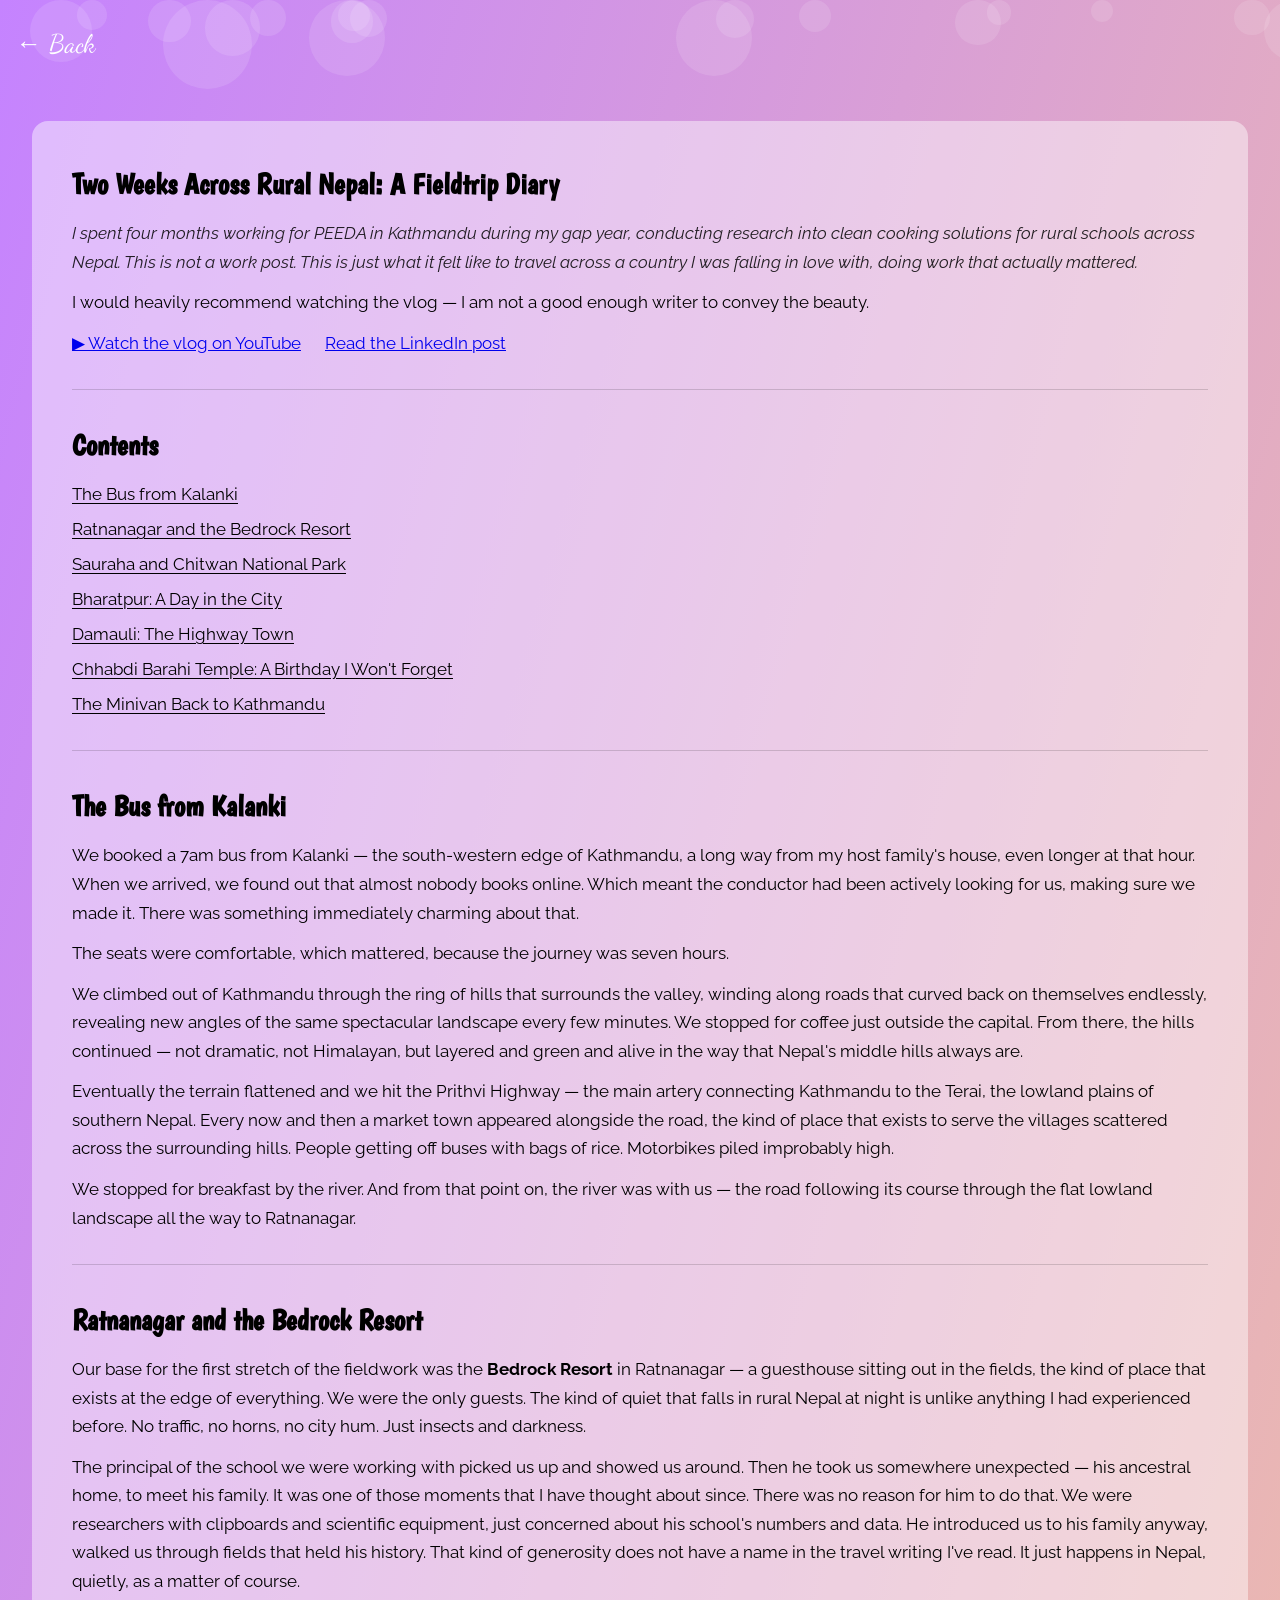
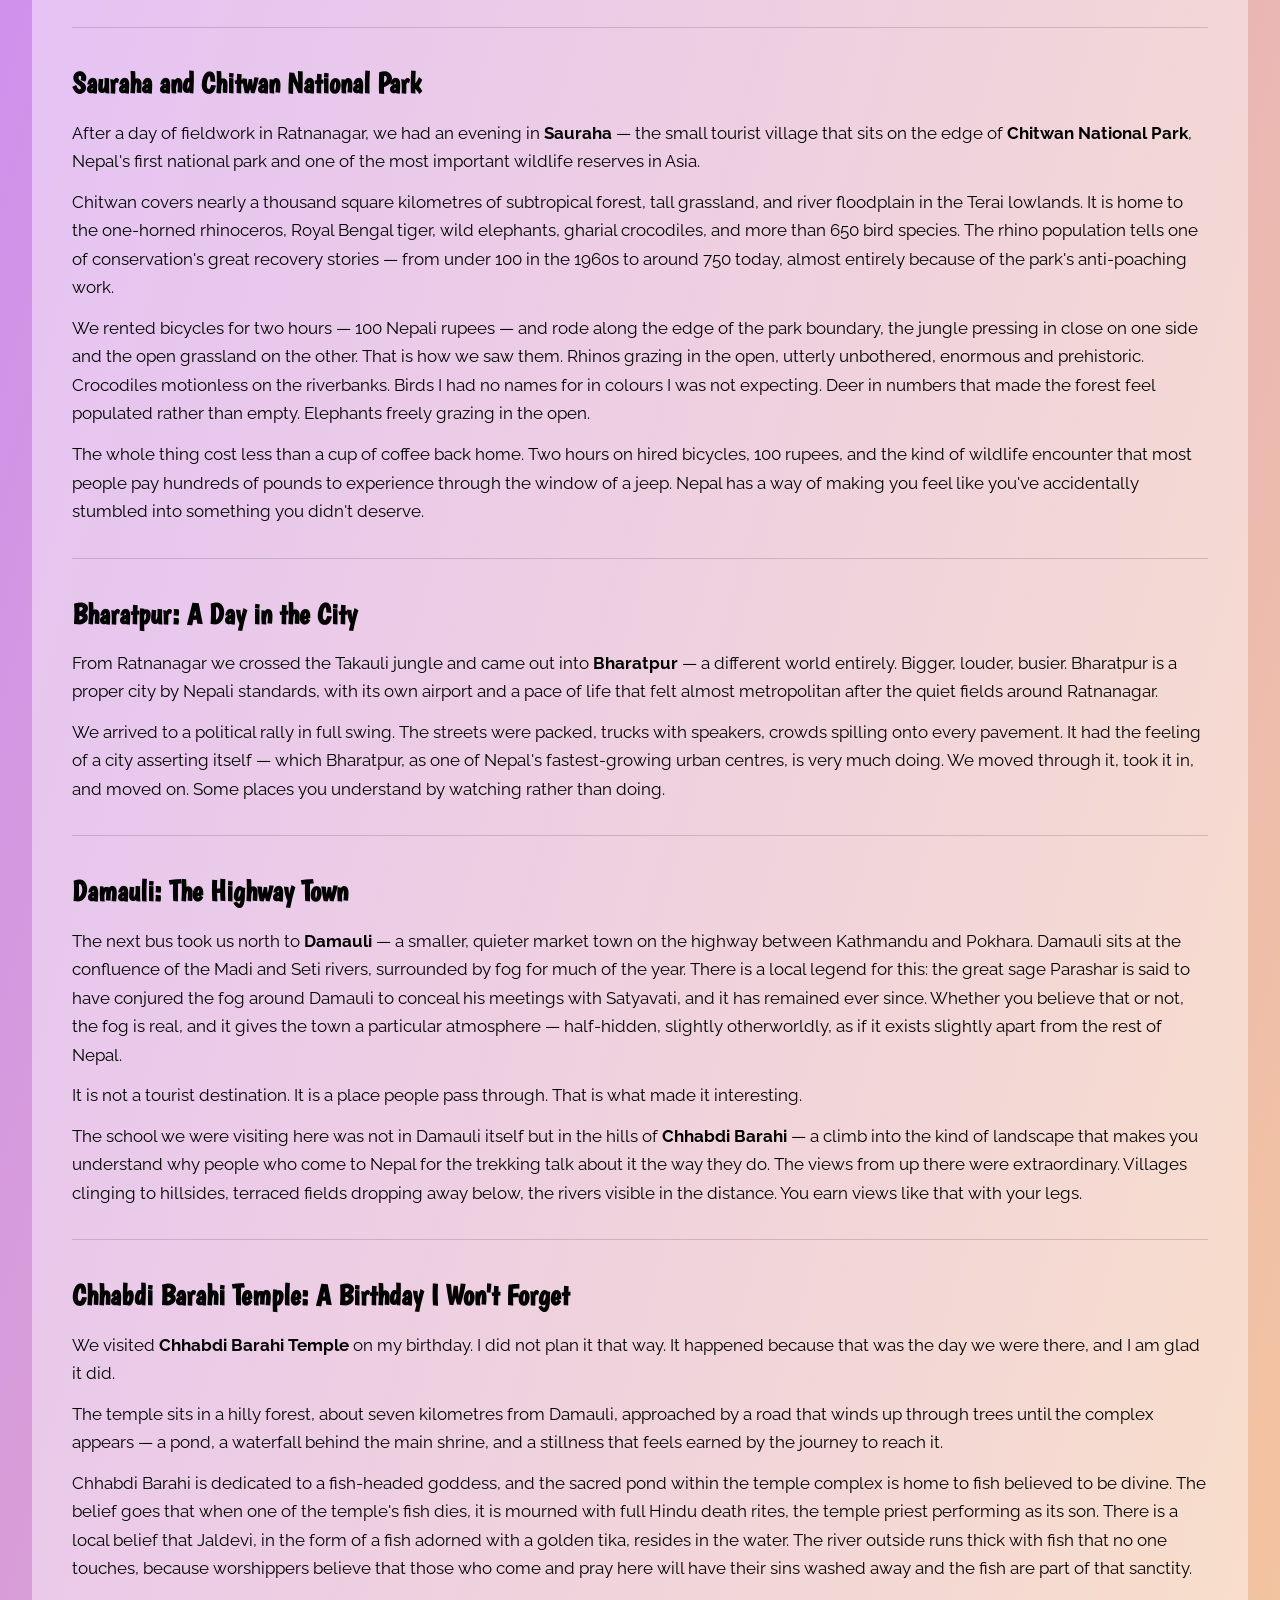
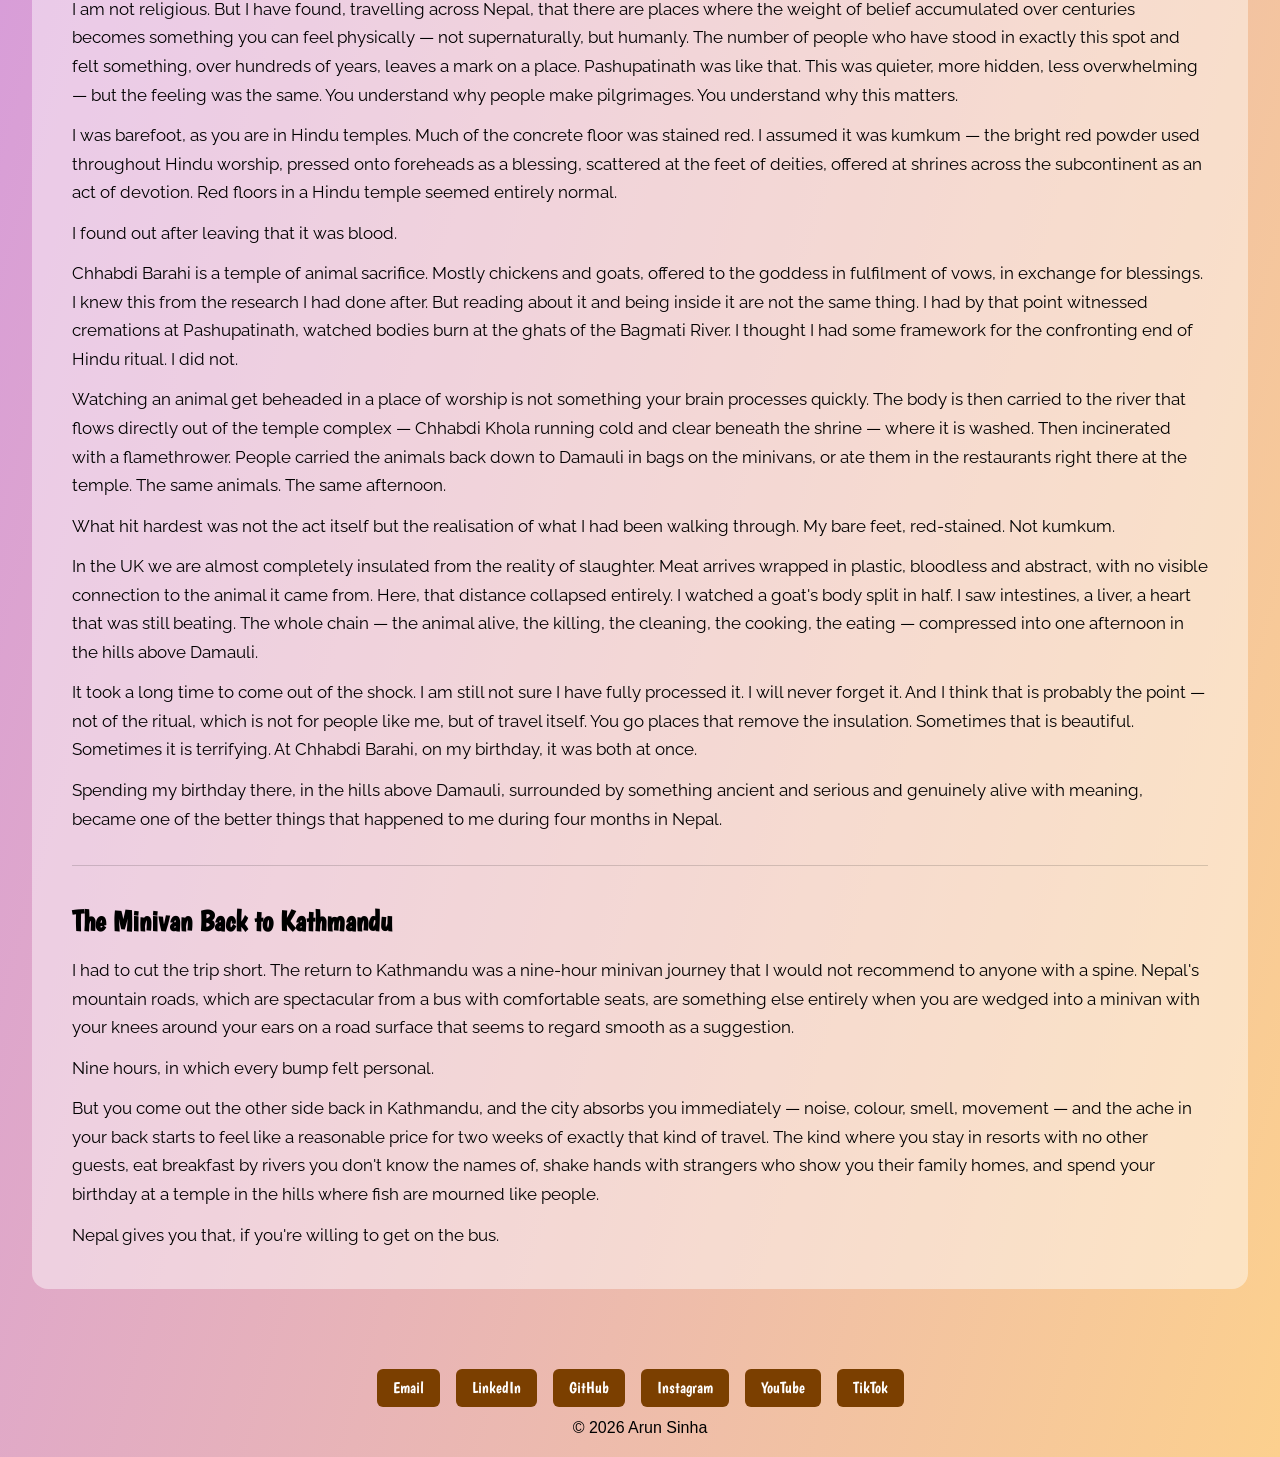
<file: nepal-roadtrip.html>
<!DOCTYPE html>
<html lang="en">
<head>
    <meta charset="UTF-8">
    <meta name="viewport" content="width=device-width, initial-scale=1.0">
    <title>Nepal Roadtrip – Fieldwork</title>
    <link rel="icon" type="image/png" href="favicon.png">
    <link rel="stylesheet" href="styles.css">
    <link href="https://fonts.googleapis.com/css2?family=Boogaloo&family=Raleway:wght@400;600&family=Dancing+Script:wght@600&display=swap" rel="stylesheet">
    <link rel="stylesheet" href="trip.css">
</head>
<body>
    <div id="bg-circles"></div>

    <header>
        <nav>
            <a href="index.html?tab=travel-blog" class="back-link">← Back</a>
        </nav>
    </header>

    <main>
        <div>
            <div class="trip-article">

                <h2>Two Weeks Across Rural Nepal: A Fieldtrip Diary</h2>
                <p class="trip-tagline">I spent four months working for PEEDA in Kathmandu during my gap year, conducting research into clean cooking solutions for rural schools across Nepal. This is not a work post. This is just what it felt like to travel across a country I was falling in love with, doing work that actually mattered.</p>

                <p>I would heavily recommend watching the vlog — I am not a good enough writer to convey the beauty.</p>

                <p class="trip-links">
                    <a href="https://www.youtube.com/@SoloSojournsTravel" target="_blank" rel="noopener noreferrer">▶ Watch the vlog on YouTube</a>
                    <a href="https://www.linkedin.com/feed/update/urn:li:activity:7431039088033480705/" target="_blank" rel="noopener noreferrer">Read the LinkedIn post</a>
                </p>

                <hr class="trip-divider">

                <h2>Contents</h2>
                <ul class="trip-toc">
                    <li><a href="#kalanki">The Bus from Kalanki</a></li>
                    <li><a href="#ratnanagar">Ratnanagar and the Bedrock Resort</a></li>
                    <li><a href="#chitwan">Sauraha and Chitwan National Park</a></li>
                    <li><a href="#bharatpur">Bharatpur: A Day in the City</a></li>
                    <li><a href="#damauli">Damauli: The Highway Town</a></li>
                    <li><a href="#chhabdi">Chhabdi Barahi Temple: A Birthday I Won't Forget</a></li>
                    <li><a href="#return">The Minivan Back to Kathmandu</a></li>
                </ul>

                <hr class="trip-divider">

                <h2 id="kalanki">The Bus from Kalanki</h2>
                <p>We booked a 7am bus from Kalanki — the south-western edge of Kathmandu, a long way from my host family's house, even longer at that hour. When we arrived, we found out that almost nobody books online. Which meant the conductor had been actively looking for us, making sure we made it. There was something immediately charming about that.</p>
                <p>The seats were comfortable, which mattered, because the journey was seven hours.</p>
                <p>We climbed out of Kathmandu through the ring of hills that surrounds the valley, winding along roads that curved back on themselves endlessly, revealing new angles of the same spectacular landscape every few minutes. We stopped for coffee just outside the capital. From there, the hills continued — not dramatic, not Himalayan, but layered and green and alive in the way that Nepal's middle hills always are.</p>
                <p>Eventually the terrain flattened and we hit the Prithvi Highway — the main artery connecting Kathmandu to the Terai, the lowland plains of southern Nepal. Every now and then a market town appeared alongside the road, the kind of place that exists to serve the villages scattered across the surrounding hills. People getting off buses with bags of rice. Motorbikes piled improbably high.</p>
                <p>We stopped for breakfast by the river. And from that point on, the river was with us — the road following its course through the flat lowland landscape all the way to Ratnanagar.</p>

                <hr class="trip-divider">

                <h2 id="ratnanagar">Ratnanagar and the Bedrock Resort</h2>
                <p>Our base for the first stretch of the fieldwork was the <strong>Bedrock Resort</strong> in Ratnanagar — a guesthouse sitting out in the fields, the kind of place that exists at the edge of everything. We were the only guests. The kind of quiet that falls in rural Nepal at night is unlike anything I had experienced before. No traffic, no horns, no city hum. Just insects and darkness.</p>
                <p>The principal of the school we were working with picked us up and showed us around. Then he took us somewhere unexpected — his ancestral home, to meet his family. It was one of those moments that I have thought about since. There was no reason for him to do that. We were researchers with clipboards and scientific equipment, just concerned about his school's numbers and data. He introduced us to his family anyway, walked us through fields that held his history. That kind of generosity does not have a name in the travel writing I've read. It just happens in Nepal, quietly, as a matter of course.</p>

                <hr class="trip-divider">

                <h2 id="chitwan">Sauraha and Chitwan National Park</h2>
                <p>After a day of fieldwork in Ratnanagar, we had an evening in <strong>Sauraha</strong> — the small tourist village that sits on the edge of <strong>Chitwan National Park</strong>, Nepal's first national park and one of the most important wildlife reserves in Asia.</p>
                <p>Chitwan covers nearly a thousand square kilometres of subtropical forest, tall grassland, and river floodplain in the Terai lowlands. It is home to the one-horned rhinoceros, Royal Bengal tiger, wild elephants, gharial crocodiles, and more than 650 bird species. The rhino population tells one of conservation's great recovery stories — from under 100 in the 1960s to around 750 today, almost entirely because of the park's anti-poaching work.</p>
                <p>We rented bicycles for two hours — 100 Nepali rupees — and rode along the edge of the park boundary, the jungle pressing in close on one side and the open grassland on the other. That is how we saw them. Rhinos grazing in the open, utterly unbothered, enormous and prehistoric. Crocodiles motionless on the riverbanks. Birds I had no names for in colours I was not expecting. Deer in numbers that made the forest feel populated rather than empty. Elephants freely grazing in the open.</p>
                <p>The whole thing cost less than a cup of coffee back home. Two hours on hired bicycles, 100 rupees, and the kind of wildlife encounter that most people pay hundreds of pounds to experience through the window of a jeep. Nepal has a way of making you feel like you've accidentally stumbled into something you didn't deserve.</p>

                <hr class="trip-divider">

                <h2 id="bharatpur">Bharatpur: A Day in the City</h2>
                <p>From Ratnanagar we crossed the Takauli jungle and came out into <strong>Bharatpur</strong> — a different world entirely. Bigger, louder, busier. Bharatpur is a proper city by Nepali standards, with its own airport and a pace of life that felt almost metropolitan after the quiet fields around Ratnanagar.</p>
                <p>We arrived to a political rally in full swing. The streets were packed, trucks with speakers, crowds spilling onto every pavement. It had the feeling of a city asserting itself — which Bharatpur, as one of Nepal's fastest-growing urban centres, is very much doing. We moved through it, took it in, and moved on. Some places you understand by watching rather than doing.</p>

                <hr class="trip-divider">

                <h2 id="damauli">Damauli: The Highway Town</h2>
                <p>The next bus took us north to <strong>Damauli</strong> — a smaller, quieter market town on the highway between Kathmandu and Pokhara. Damauli sits at the confluence of the Madi and Seti rivers, surrounded by fog for much of the year. There is a local legend for this: the great sage Parashar is said to have conjured the fog around Damauli to conceal his meetings with Satyavati, and it has remained ever since. Whether you believe that or not, the fog is real, and it gives the town a particular atmosphere — half-hidden, slightly otherworldly, as if it exists slightly apart from the rest of Nepal.</p>
                <p>It is not a tourist destination. It is a place people pass through. That is what made it interesting.</p>
                <p>The school we were visiting here was not in Damauli itself but in the hills of <strong>Chhabdi Barahi</strong> — a climb into the kind of landscape that makes you understand why people who come to Nepal for the trekking talk about it the way they do. The views from up there were extraordinary. Villages clinging to hillsides, terraced fields dropping away below, the rivers visible in the distance. You earn views like that with your legs.</p>

                <hr class="trip-divider">

                <h2 id="chhabdi">Chhabdi Barahi Temple: A Birthday I Won't Forget</h2>
                <p>We visited <strong>Chhabdi Barahi Temple</strong> on my birthday. I did not plan it that way. It happened because that was the day we were there, and I am glad it did.</p>
                <p>The temple sits in a hilly forest, about seven kilometres from Damauli, approached by a road that winds up through trees until the complex appears — a pond, a waterfall behind the main shrine, and a stillness that feels earned by the journey to reach it.</p>
                <p>Chhabdi Barahi is dedicated to a fish-headed goddess, and the sacred pond within the temple complex is home to fish believed to be divine. The belief goes that when one of the temple's fish dies, it is mourned with full Hindu death rites, the temple priest performing as its son. There is a local belief that Jaldevi, in the form of a fish adorned with a golden tika, resides in the water. The river outside runs thick with fish that no one touches, because worshippers believe that those who come and pray here will have their sins washed away and the fish are part of that sanctity.</p>
                <p>I am not religious. But I have found, travelling across Nepal, that there are places where the weight of belief accumulated over centuries becomes something you can feel physically — not supernaturally, but humanly. The number of people who have stood in exactly this spot and felt something, over hundreds of years, leaves a mark on a place. Pashupatinath was like that. This was quieter, more hidden, less overwhelming — but the feeling was the same. You understand why people make pilgrimages. You understand why this matters.</p>
                <p>I was barefoot, as you are in Hindu temples. Much of the concrete floor was stained red. I assumed it was kumkum — the bright red powder used throughout Hindu worship, pressed onto foreheads as a blessing, scattered at the feet of deities, offered at shrines across the subcontinent as an act of devotion. Red floors in a Hindu temple seemed entirely normal.</p>
                <p>I found out after leaving that it was blood.</p>
                <p>Chhabdi Barahi is a temple of animal sacrifice. Mostly chickens and goats, offered to the goddess in fulfilment of vows, in exchange for blessings. I knew this from the research I had done after. But reading about it and being inside it are not the same thing. I had by that point witnessed cremations at Pashupatinath, watched bodies burn at the ghats of the Bagmati River. I thought I had some framework for the confronting end of Hindu ritual. I did not.</p>
                <p>Watching an animal get beheaded in a place of worship is not something your brain processes quickly. The body is then carried to the river that flows directly out of the temple complex — Chhabdi Khola running cold and clear beneath the shrine — where it is washed. Then incinerated with a flamethrower. People carried the animals back down to Damauli in bags on the minivans, or ate them in the restaurants right there at the temple. The same animals. The same afternoon.</p>
                <p>What hit hardest was not the act itself but the realisation of what I had been walking through. My bare feet, red-stained. Not kumkum.</p>
                <p>In the UK we are almost completely insulated from the reality of slaughter. Meat arrives wrapped in plastic, bloodless and abstract, with no visible connection to the animal it came from. Here, that distance collapsed entirely. I watched a goat's body split in half. I saw intestines, a liver, a heart that was still beating. The whole chain — the animal alive, the killing, the cleaning, the cooking, the eating — compressed into one afternoon in the hills above Damauli.</p>
                <p>It took a long time to come out of the shock. I am still not sure I have fully processed it. I will never forget it. And I think that is probably the point — not of the ritual, which is not for people like me, but of travel itself. You go places that remove the insulation. Sometimes that is beautiful. Sometimes it is terrifying. At Chhabdi Barahi, on my birthday, it was both at once.</p>
                <p>Spending my birthday there, in the hills above Damauli, surrounded by something ancient and serious and genuinely alive with meaning, became one of the better things that happened to me during four months in Nepal.</p>

                <hr class="trip-divider">

                <h2 id="return">The Minivan Back to Kathmandu</h2>
                <p>I had to cut the trip short. The return to Kathmandu was a nine-hour minivan journey that I would not recommend to anyone with a spine. Nepal's mountain roads, which are spectacular from a bus with comfortable seats, are something else entirely when you are wedged into a minivan with your knees around your ears on a road surface that seems to regard smooth as a suggestion.</p>
                <p>Nine hours, in which every bump felt personal.</p>
                <p>But you come out the other side back in Kathmandu, and the city absorbs you immediately — noise, colour, smell, movement — and the ache in your back starts to feel like a reasonable price for two weeks of exactly that kind of travel. The kind where you stay in resorts with no other guests, eat breakfast by rivers you don't know the names of, shake hands with strangers who show you their family homes, and spend your birthday at a temple in the hills where fish are mourned like people.</p>
                <p>Nepal gives you that, if you're willing to get on the bus.</p>

            </div>
        </div>
    </main>

    <footer>
        <div class="footer-links">
            <a href="mailto:arunsinha0802@gmail.com">Email</a>
            <a href="https://www.linkedin.com/in/arunsinha1" target="_blank" rel="noopener noreferrer">LinkedIn</a>
            <a href="https://github.com/arunsinha0802" target="_blank" rel="noopener noreferrer">GitHub</a>
            <a href="https://www.instagram.com/solosojournstravel" target="_blank" rel="noopener noreferrer">Instagram</a>
            <a href="https://www.youtube.com/@SoloSojournsTravel" target="_blank" rel="noopener noreferrer">YouTube</a>
            <a href="https://www.tiktok.com/@solosojournstravel" target="_blank" rel="noopener noreferrer">TikTok</a>
        </div>
        <p>© 2026 Arun Sinha</p>
    </footer>

    <script src="script.js"></script>
</body>
</html>
</file>
<file: styles.css>
/* Reset some default styles */
* {
    margin: 0;
    padding: 0;
    box-sizing: border-box;
}

html {
    overflow-x: clip;
}

body {
    font-family: Arial, sans-serif;
    line-height: 1.6;
    min-height: 100vh;
    background: linear-gradient(to bottom right, #c583ff, #fcd08e);
}

/* Animations */
@keyframes fadeDown {
    from { opacity: 0; transform: translateY(-16px); }
    to   { opacity: 1; transform: translateY(0); }
}

@keyframes fadeUp {
    from { opacity: 0; transform: translateY(24px); }
    to   { opacity: 1; transform: translateY(0); }
}

@keyframes swipeOutLeft {
    from { transform: translateX(0);     opacity: 1; }
    to   { transform: translateX(-100%); opacity: 0; }
}

@keyframes swipeOutRight {
    from { transform: translateX(0);    opacity: 1; }
    to   { transform: translateX(100%); opacity: 0; }
}

@keyframes swipeInFromRight {
    from { transform: translateX(100%); opacity: 0; }
    to   { transform: translateX(0);    opacity: 1; }
}

@keyframes swipeInFromLeft {
    from { transform: translateX(-100%); opacity: 0; }
    to   { transform: translateX(0);     opacity: 1; }
}

/* Background circles */
#bg-circles {
    position: fixed;
    top: 0;
    left: 0;
    width: 100%;
    height: 100%;
    pointer-events: none;
    z-index: 0;
    overflow: hidden;
}

.bg-circle {
    position: absolute;
    border-radius: 50%;
    background: rgba(255, 255, 255, 0.12);
    animation: floatCircle linear infinite;
}

@keyframes floatCircle {
    0%   { transform: translateY(100vh) scale(0.8); opacity: 0; }
    10%  { opacity: 1; }
    90%  { opacity: 1; }
    100% { transform: translateY(-20vh) scale(1.1); opacity: 0; }
}

/* Hamburger menu */
#hamburger-menu {
    position: fixed;
    top: 1rem;
    left: 1rem;
    z-index: 200;
    transform: translateX(calc(-100% - 1rem));
    pointer-events: none;
    transition: transform 0.35s ease;
}

#hamburger-menu.visible {
    transform: translateX(0);
    pointer-events: all;
}

#hamburger-btn {
    width: 44px;
    height: 44px;
    background: #7b3f00;
    border: none;
    border-radius: 8px;
    cursor: pointer;
    display: flex;
    flex-direction: column;
    justify-content: center;
    align-items: center;
    gap: 5px;
    padding: 8px;
}

#hamburger-btn span {
    display: block;
    width: 22px;
    height: 2px;
    background: white;
    border-radius: 2px;
    transition: transform 0.3s ease, opacity 0.3s ease;
}

#hamburger-btn.open span:nth-child(1) { transform: translateY(7px) rotate(45deg); }
#hamburger-btn.open span:nth-child(2) { opacity: 0; }
#hamburger-btn.open span:nth-child(3) { transform: translateY(-7px) rotate(-45deg); }

#hamburger-dropdown {
    list-style: none;
    background: #7b3f00;
    border-radius: 8px;
    margin-top: 0.4rem;
    overflow: hidden;
    max-height: 0;
    transition: max-height 0.35s ease;
}

#hamburger-dropdown.open {
    max-height: 300px;
}

#hamburger-dropdown li a {
    display: block;
    padding: 0.6rem 1.2rem;
    color: white;
    text-decoration: none;
    font-family: 'Boogaloo', cursive;
    font-size: 1.1rem;
    transition: background 0.2s ease;
}

#hamburger-dropdown li a:hover,
#hamburger-dropdown li a.active {
    background: rgba(255, 255, 255, 0.15);
}

/* Header */
header {
    padding: 1rem 0;
}

nav {
    display: flex;
    align-items: center;
}


nav ul {
    display: flex;
    list-style: none;
    width: 100%;
}

nav ul li {
    flex: 1;
    text-align: center;
    opacity: 0;
    animation: fadeDown 1s ease forwards;
    transition: opacity 0.35s ease, transform 0.35s ease;
}

/* unmerge delays: left-to-right (1→2→3→4) */
nav ul li:nth-child(1) { animation-delay: 0.0s; transition-delay: 0s; }
nav ul li:nth-child(2) { animation-delay: 0.1s;  transition-delay: 0.08s; }
nav ul li:nth-child(3) { animation-delay: 0.2s;  transition-delay: 0.16s; }
nav ul li:nth-child(4) { animation-delay: 0.3s;  transition-delay: 0.24s; }

nav a {
    display: block;
    color: #7b3f00;
    text-decoration: none;
    padding: 0.5rem 0;
    font-size: 25px;
    font-family: 'Boogaloo', cursive;
    transition: transform 0.2s ease;
    text-shadow:
        -3px -3px 0 white,
         3px -3px 0 white,
        -3px  3px 0 white,
         3px  3px 0 white,
        -3px  0   0 white,
         3px  0   0 white,
         0   -3px 0 white,
         0    3px 0 white,
        -2px -2px 0 white,
         2px -2px 0 white,
        -2px  2px 0 white,
         2px  2px 0 white;
}

nav a.active {
    font-weight: bold;
    font-size: 30px;
}

nav a:hover {
    transform: scale(1.1);
}

/* Main content */
main {
    padding: 2rem;
    position: relative;
    z-index: 1;
}

.tab-content {
    position: relative;
    overflow: hidden;
}

.tab-panel {
    display: none;
    width: 100%;
}

.tab-panel.active {
    display: block;
}

.tab-panel.fade-up {
    animation: fadeUp 1s ease forwards;
}

.tab-panel.swipe-out-left {
    display: block;
    position: absolute;
    top: 0; left: 0; right: 0;
    animation: swipeOutLeft 0.7s ease forwards;
}

.tab-panel.swipe-out-right {
    display: block;
    position: absolute;
    top: 0; left: 0; right: 0;
    animation: swipeOutRight 0.7s ease forwards;
}

.tab-panel.swipe-in-right {
    animation: swipeInFromRight 0.7s ease forwards !important;
}

.tab-panel.swipe-in-left {
    animation: swipeInFromLeft 0.7s ease forwards !important;
}

/* Home layout */
.home-layout {
    display: flex;
    gap: 2rem;
    align-items: flex-start;
    justify-content: center;
}

.home-layout img {
    flex: 0 0 300px;
    height: 600px;
    object-fit: cover;
    border-radius: 32px;
}

.home-text {
    flex: 0 0 700px;
    max-width: 700px;
}

.tagline {
    text-align: center;
    font-style: italic;
    margin-bottom: 1.25rem;
    color: #555;
    font-size: 14px;
}

.home-text h2 {
    margin-bottom: 1rem;
    font-size: 2rem;
    font-weight: bold;
    text-align: center;
}

.home-text p {
    font-size: 22px;
    margin-bottom: 1rem;
}

/* Travel blog photo */
.travel-blog-hero {
    display: grid;
}

.travel-blog-hero > img {
    grid-area: 1 / 1;
    display: block;
    width: calc(100% + 2rem);
    margin-left: -2rem;
    -webkit-mask-image: linear-gradient(to right, transparent 20%, black 75%);
    mask-image: linear-gradient(to right, transparent 20%, black 75%);
}

.home-overlay-text {
    grid-area: 1 / 1;
    align-self: start;
    width: 40%;
    padding: 1rem;
    z-index: 1;
}

.home-overlay-text h2 {
    font-family: 'Dancing Script', cursive;
    font-size: 35px;
    margin-bottom: 0.75rem;
}

.home-overlay-text p {
    margin-bottom: 1rem;
    font-size: 24px;
}

/* Timeline */
.timeline {
    position: relative;
    padding: 2rem 3rem;
    margin-top: 5rem;
    max-width: 95%;
    margin-left: auto;
    margin-right: auto;
}

.timeline-line {
    position: absolute;
    left: 50%;
    top: 0;
    bottom: 8rem;
    width: 6px;
    background: rgba(255, 255, 255, 0.2);
    transform: translateX(-50%);
}

.timeline-line-fill {
    width: 100%;
    height: 0%;
    background: white;
}

.timeline-entry {
    display: grid;
    grid-template-columns: 1fr 40px 1fr;
    align-items: center;
    gap: 0.5rem;
    margin: 6rem 0;
}

.timeline-node {
    width: 40px;
    height: 40px;
    justify-self: center;
    position: relative;
    z-index: 1;
    display: flex;
    align-items: center;
    justify-content: center;
}

.timeline-node img {
    width: 40px;
    height: auto;
}

.timeline-date {
    color: white;
    font-size: 2rem;
    padding: 2rem;
    font-weight: bold;
    font-family: 'Raleway', sans-serif;
}

.timeline-entry.left .timeline-date { text-align: left; }
.timeline-entry.right .timeline-date { text-align: right; }

.timeline-subtext {
    font-size: 0.85rem;
    font-weight: normal;
    margin-top: 0.3rem;
}

.timeline-subtext a {
    color: white;
    text-decoration: underline;
}

.timeline-card {
    position: relative;
    min-height: 150px;
    padding: 2rem;
    background-color: rgba(0, 0, 0, 0.45);
    background-size: cover;
    background-position: center;
    border-radius: 16px;
    text-align: center;
    display: flex;
    align-items: center;
    justify-content: center;
    opacity: 0;
    transition: translate 1.2s ease, opacity 1.2s ease, scale 0.2s ease;
    text-decoration: none;
}

.timeline-entry.left .timeline-card  { translate: -60px 0; }
.timeline-entry.right .timeline-card { translate: 60px 0; }

.timeline-card.visible {
    translate: 0 0;
    opacity: 1;
}

.timeline-card:hover {
    scale: 1.03;
}

.timeline-card h3 {
    color: white;
    font-size: 1.8rem;
}

.timeline-card::before {
    content: '';
    position: absolute;
    inset: 0;
    border-radius: 16px;
    background: rgba(255, 255, 255, 0);
    transition: background 0.3s ease;
}

.timeline-card:hover::before {
    background: rgba(255, 255, 255, 0.15);
}

.timeline-card:hover {
    cursor: pointer;
}

.timeline-card.coming-soon,
.project-card.coming-soon {
    filter: grayscale(0.75) brightness(0.7);
    overflow: hidden;
}

.coming-soon-banner {
    position: absolute;
    top: 22px;
    right: -32px;
    width: 130px;
    background: #cc0000;
    color: white;
    text-align: center;
    font-family: 'Boogaloo', cursive;
    font-size: 0.85rem;
    letter-spacing: 0.05em;
    padding: 0.3rem 0;
    transform: rotate(45deg);
    pointer-events: none;
    z-index: 2;
}

.timeline-entry.left .timeline-card::after {
    content: '';
    position: absolute;
    right: -12px;
    top: 50%;
    transform: translateY(-50%);
    border: 12px solid transparent;
    border-left-color: rgba(0, 0, 0, 0.45);
}

.timeline-entry.right .timeline-card::after {
    content: '';
    position: absolute;
    left: -12px;
    top: 50%;
    transform: translateY(-50%);
    border: 12px solid transparent;
    border-right-color: rgba(0, 0, 0, 0.45);
}

/* Timeline end */
.timeline-end {
    display: flex;
    flex-direction: column;
    align-items: center;
    padding-bottom: 2rem;
    position: relative;
    z-index: 1;
}

.timeline-arrow-down {
    width: 0;
    height: 0;
    border-left: 10px solid transparent;
    border-right: 10px solid transparent;
    border-top: 16px solid white;
}

.timeline-continued {
    color: white;
    font-family: 'Dancing Script', cursive;
    font-size: 1.6rem;
    margin-top: 0.75rem;
}

/* Projects page */
.projects-links {
    margin-top: 1.5rem;
}

.projects-links .contact-links {
    width: auto;
    max-width: 500px;
}

.project-cards {
    display: flex;
    flex-direction: column;
    align-items: center;
    gap: 2rem;
    margin-top: 3rem;
}

.project-card {
    width: 80%;
    min-height: 150px;
    padding: 2rem;
    background-color: rgba(0, 0, 0, 0.45);
    background-size: cover;
    background-position: center;
    border-radius: 16px;
    text-align: center;
    display: flex;
    align-items: center;
    justify-content: center;
    position: relative;
    text-decoration: none;
}

.project-card h3 {
    color: white;
    font-size: 1.8rem;
}

.project-card:hover {
    cursor: pointer;
}

.project-card::before {
    content: '';
    position: absolute;
    inset: 0;
    border-radius: 16px;
    background: rgba(255, 255, 255, 0);
    transition: background 0.3s ease;
}

.project-card:hover::before {
    background: rgba(255, 255, 255, 0.15);
}

/* Contact layout */
.contact-layout {
    display: flex;
    gap: 3rem;
    align-items: stretch;
    margin-top: 1.5rem;
    justify-content: center;
}

/* Contact form */
.contact-form {
    display: flex;
    flex-direction: column;
    gap: 1rem;
    width: 840px;
    background: rgba(208, 234, 248, 0.75);
    padding: 1.5rem;
    border-radius: 16px;
}

.contact-form label {
    display: flex;
    flex-direction: column;
    gap: 0.4rem;
    font-size: 1rem;
    font-weight: bold;
}

.contact-form input,
.contact-form textarea {
    padding: 0.6rem 0.8rem;
    border: 1px solid #ccc;
    border-radius: 6px;
    font-size: 1rem;
    font-family: Arial, sans-serif;
    background: white;
}

.contact-form textarea {
    resize: vertical;
}

.contact-form button {
    align-self: flex-start;
    padding: 0.6rem 1.4rem;
    background: #7b3f00;
    color: white;
    border: none;
    border-radius: 6px;
    font-family: 'Boogaloo', cursive;
    font-size: 1.1rem;
    cursor: pointer;
    transition: background 0.2s ease, outline-offset 0.1s ease;
}

.contact-form button:hover {
    background: #5a2d00;
}

.contact-form button:focus-visible {
    outline: 3px solid #a855f7;
    outline-offset: 3px;
}

/* CV section */
.cv-preview {
    display: block;
    width: 50%;
    margin-top: 1rem;
    margin-left: auto;
    margin-right: auto;
}

.cv-download {
    display: block;
    margin-top: 1rem;
    margin-left: auto;
    margin-right: auto;
    padding: 0.6rem 1.4rem;
    background: #7b3f00;
    color: white;
    text-decoration: none;
    border-radius: 6px;
    font-family: 'Boogaloo', cursive;
    font-size: 1.1rem;
    width: fit-content;
    transition: background 0.2s ease;
}

.cv-download:hover {
    background: #5a2d00;
}

.cv-download:focus-visible {
    outline: 3px solid #a855f7;
    outline-offset: 3px;
}

/* Contact links */
.contact-links {
    list-style: none;
    background: rgba(208, 234, 248, 0.75);
    padding: 1.5rem;
    border-radius: 16px;
    width: 840px;
    display: flex;
    flex-direction: column;
    justify-content: space-between;
}

.contact-links li {
    font-size: 1.2rem;
    font-family: 'Raleway', sans-serif;
    color: #3b2a5e;
    padding: 0.6rem 0;
    border-bottom: 1px solid rgba(100, 80, 160, 0.25);
}

.contact-links li:last-child {
    border-bottom: none;
}

.contact-links a {
    color: #7b3f00;
    text-decoration: none;
    font-weight: 600;
}

.contact-links a:hover {
    color: #a855f7;
}

/* Footer */
footer {
    text-align: center;
    padding: 1rem;
    margin-top: 2rem;
    position: relative;
    z-index: 1;
}

.footer-links {
    display: flex;
    justify-content: center;
    gap: 1rem;
    margin-bottom: 0.5rem;
}

.footer-links a {
    padding: 0.4rem 1rem;
    background: #7b3f00;
    color: white;
    text-decoration: none;
    border-radius: 6px;
    font-family: 'Boogaloo', cursive;
    font-size: 1rem;
    transition: background 0.2s ease;
}

.footer-links a:hover {
    background: #5a2d00;
}

.footer-links a:focus-visible {
    outline: 3px solid #a855f7;
    outline-offset: 3px;
}

/* ── Responsive ── */

/* Small-medium: typical laptops (1366px etc.) */
@media (max-width: 1200px) {
    .home-text {
        flex: 1 1 auto;
        max-width: 100%;
    }
    .contact-form,
    .contact-links {
        width: auto;
        flex: 1 1 0;
        min-width: 0;
    }
}

/* Tablet / small laptop */
@media (max-width: 900px) {
    .home-layout {
        flex-direction: column;
        align-items: center;
    }
    .home-layout img {
        flex: none;
        width: 220px;
        height: 380px;
        margin-left: 0;
    }
    .home-text {
        flex: none;
        max-width: 100%;
        margin-left: 0;
    }
    .contact-layout {
        flex-direction: column;
    }
    .contact-form,
    .contact-links {
        width: 100%;
    }
    nav a { font-size: 18px; }
    nav a.active { font-size: 22px; }
    .home-overlay-text p { font-size: 16px; }
    .timeline-date {
        font-size: 1.3rem;
        padding: 0.75rem;
    }
}

/* Mobile */
@media (max-width: 600px) {
    main { padding: 1rem; }

    /* Hamburger always visible on mobile; hide regular nav */
    #hamburger-menu {
        transform: translateX(0);
        pointer-events: all;
    }
    nav ul { display: none; }
    header { padding: 0.25rem 0; }

    /* Home text */
    .home-text p { font-size: 17px; }

    /* Travel blog hero: stack image above text */
    .travel-blog-hero { display: block; }
    .travel-blog-hero > img {
        width: calc(100% + 2rem);
        margin-left: -1rem;
        -webkit-mask-image: none;
        mask-image: none;
    }
    .home-overlay-text {
        width: 100%;
        padding: 1rem 0;
    }
    .home-overlay-text h2 { font-size: 22px; }
    .home-overlay-text p {
        font-size: 15px;
        margin-bottom: 0.6rem;
    }

    /* Timeline: single column */
    .timeline {
        padding: 1rem 0.5rem;
        margin-top: 2rem;
    }
    .timeline-line { display: none; }
    .timeline-entry {
        display: flex;
        flex-direction: column;
        align-items: center;
        gap: 0.5rem;
        margin: 2rem 0;
    }
    /* Reorder left entries so date appears above card */
    .timeline-entry.left .timeline-date { order: 1; text-align: center; }
    .timeline-entry.left .timeline-node { order: 2; }
    .timeline-entry.left .timeline-card { order: 3; }
    .timeline-entry.right .timeline-date { text-align: center; }

    .timeline-card { width: 100%; }
    /* No horizontal translate on mobile — cards just fade in */
    .timeline-entry.left .timeline-card,
    .timeline-entry.right .timeline-card { translate: 0 0; }
    .timeline-entry.left .timeline-card::after,
    .timeline-entry.right .timeline-card::after { display: none; }

    .timeline-date {
        font-size: 1.1rem;
        padding: 0.3rem;
    }

    /* Projects */
    .project-card { width: 95%; }
    .projects-links .contact-links { width: 100%; max-width: 100%; }

    /* CV */
    .cv-preview { width: 90%; }

    /* Footer */
    .footer-links {
        flex-wrap: wrap;
        gap: 0.5rem;
    }
}
</file>
<file: trip.css>
/* Back link */
.back-link {
    color: white;
    text-decoration: none;
    font-family: 'Dancing Script', cursive;
    font-size: 1.6rem;
    padding: 0.5rem 1rem;
    transition: transform 0.2s ease;
    display: inline-block;
    text-shadow: none;
}

.back-link:hover {
    transform: scale(1.1);
}

/* Hero */
.trip-hero {
    position: relative;
    border-radius: 20px;
    overflow: hidden;
    max-height: 480px;
    margin-bottom: 2.5rem;
}

.trip-hero-img {
    width: 100%;
    height: 480px;
    object-fit: cover;
    display: block;
}

.trip-hero-text {
    position: absolute;
    bottom: 0;
    left: 0;
    right: 0;
    padding: 2rem;
    background: linear-gradient(to top, rgba(0,0,0,0.65) 0%, transparent 100%);
    color: white;
}

.trip-hero-text h1 {
    font-family: 'Boogaloo', cursive;
    font-size: 3rem;
    text-shadow: 2px 2px 6px rgba(0,0,0,0.5);
}

.trip-date {
    font-family: 'Dancing Script', cursive;
    font-size: 1.4rem;
    margin-top: 0.3rem;
    opacity: 0.9;
}

/* Single-box article layout */
.trip-article {
    background: rgba(255, 255, 255, 0.45);
    border-radius: 16px;
    padding: 2.5rem;
    color: black;
}

.trip-article h2 {
    font-family: 'Boogaloo', cursive;
    font-size: 1.8rem;
    margin-bottom: 0.75rem;
}

.trip-article h3 {
    font-family: 'Boogaloo', cursive;
    font-size: 1.35rem;
    margin-top: 1.75rem;
    margin-bottom: 0.4rem;
    padding-bottom: 0.3rem;
    border-bottom: 1px solid rgba(0, 0, 0, 0.2);
}

.trip-article h4 {
    font-family: 'Raleway', sans-serif;
    font-weight: 600;
    font-size: 0.9rem;
    text-transform: uppercase;
    letter-spacing: 0.07em;
    opacity: 0.7;
    margin-top: 1rem;
    margin-bottom: 0.3rem;
}

.trip-article p {
    font-family: 'Raleway', sans-serif;
    font-size: 1.05rem;
    line-height: 1.7;
}

.trip-article p + p {
    margin-top: 0.75rem;
}

.trip-article .trip-tagline {
    font-style: italic;
    opacity: 0.85;
}

.trip-article ul {
    font-family: 'Raleway', sans-serif;
    font-size: 1.05rem;
    line-height: 1.7;
    padding-left: 1.5rem;
    display: flex;
    flex-direction: column;
    gap: 0.4rem;
    margin-top: 0.75rem;
}

.trip-article .trip-toc {
    list-style: none;
    padding-left: 0;
}

.trip-article .trip-toc li a {
    color: black;
    font-family: 'Raleway', sans-serif;
    font-size: 1.05rem;
    text-decoration: underline;
    text-underline-offset: 3px;
}

.trip-article .trip-toc li a:hover {
    color: #444;
}

.trip-article .trip-faq {
    display: flex;
    flex-direction: column;
    gap: 1.25rem;
}

.trip-article .faq-item dt {
    font-family: 'Raleway', sans-serif;
    font-weight: 600;
    font-size: 1.05rem;
    margin-bottom: 0.25rem;
}

.trip-article .faq-item dd {
    font-family: 'Raleway', sans-serif;
    font-size: 1.05rem;
    line-height: 1.7;
    opacity: 0.9;
    margin-left: 0;
}

.trip-divider {
    border: none;
    border-top: 1px solid rgba(0, 0, 0, 0.15);
    margin: 2rem 0;
}

/* Trip body */
.trip-body {
    max-width: 860px;
    margin: 0 auto;
    display: flex;
    flex-direction: column;
    gap: 2.5rem;
}

.trip-section {
    background: rgba(0, 0, 0, 0.35);
    border-radius: 16px;
    padding: 2rem;
    color: white;
}

.trip-section h2 {
    font-family: 'Boogaloo', cursive;
    font-size: 1.8rem;
    margin-bottom: 0.75rem;
}

.trip-section p {
    font-family: 'Raleway', sans-serif;
    font-size: 1.05rem;
    line-height: 1.7;
}

.trip-section p + p {
    margin-top: 0.75rem;
}

.trip-tagline {
    font-style: italic;
    opacity: 0.85;
}

.trip-section h3 {
    font-family: 'Boogaloo', cursive;
    font-size: 1.35rem;
    margin-top: 1.75rem;
    margin-bottom: 0.4rem;
    padding-bottom: 0.3rem;
    border-bottom: 1px solid rgba(255, 255, 255, 0.2);
}

.trip-section h4 {
    font-family: 'Raleway', sans-serif;
    font-weight: 600;
    font-size: 0.9rem;
    text-transform: uppercase;
    letter-spacing: 0.07em;
    opacity: 0.7;
    margin-top: 1rem;
    margin-bottom: 0.3rem;
}

.trip-section ul {
    font-family: 'Raleway', sans-serif;
    font-size: 1.05rem;
    line-height: 1.7;
    padding-left: 1.5rem;
    display: flex;
    flex-direction: column;
    gap: 0.4rem;
    margin-top: 0.75rem;
}

/* TOC */
.trip-toc {
    list-style: none;
    padding-left: 0;
}

.trip-toc li a {
    color: rgba(255, 255, 255, 0.85);
    font-family: 'Raleway', sans-serif;
    font-size: 1.05rem;
    text-decoration: underline;
    text-underline-offset: 3px;
}

.trip-toc li a:hover {
    color: white;
}

/* FAQ */
.trip-faq {
    display: flex;
    flex-direction: column;
    gap: 1.25rem;
}

.faq-item dt {
    font-family: 'Raleway', sans-serif;
    font-weight: 600;
    font-size: 1.05rem;
    margin-bottom: 0.25rem;
}

.faq-item dd {
    font-family: 'Raleway', sans-serif;
    font-size: 1.05rem;
    line-height: 1.7;
    margin-left: 0;
    opacity: 0.9;
}

/* Gallery */
.trip-gallery {
    background: rgba(0, 0, 0, 0.35);
    border-radius: 16px;
    padding: 2rem;
    color: white;
}

.trip-gallery h2 {
    font-family: 'Boogaloo', cursive;
    font-size: 1.8rem;
    margin-bottom: 1rem;
}

.gallery-grid {
    display: grid;
    grid-template-columns: repeat(2, 1fr);
    gap: 1rem;
}

.gallery-grid img {
    width: 100%;
    aspect-ratio: 4 / 3;
    object-fit: cover;
    border-radius: 10px;
}

.trip-links {
    display: flex;
    flex-wrap: wrap;
    gap: 0.4rem 1.5rem;
    margin-top: 0.75rem;
}

@media (max-width: 600px) {
    .trip-article {
        padding: 1.25rem;
    }
    .trip-article h2 {
        font-size: 1.4rem;
    }
    .gallery-grid {
        grid-template-columns: 1fr;
    }
}
</file>
